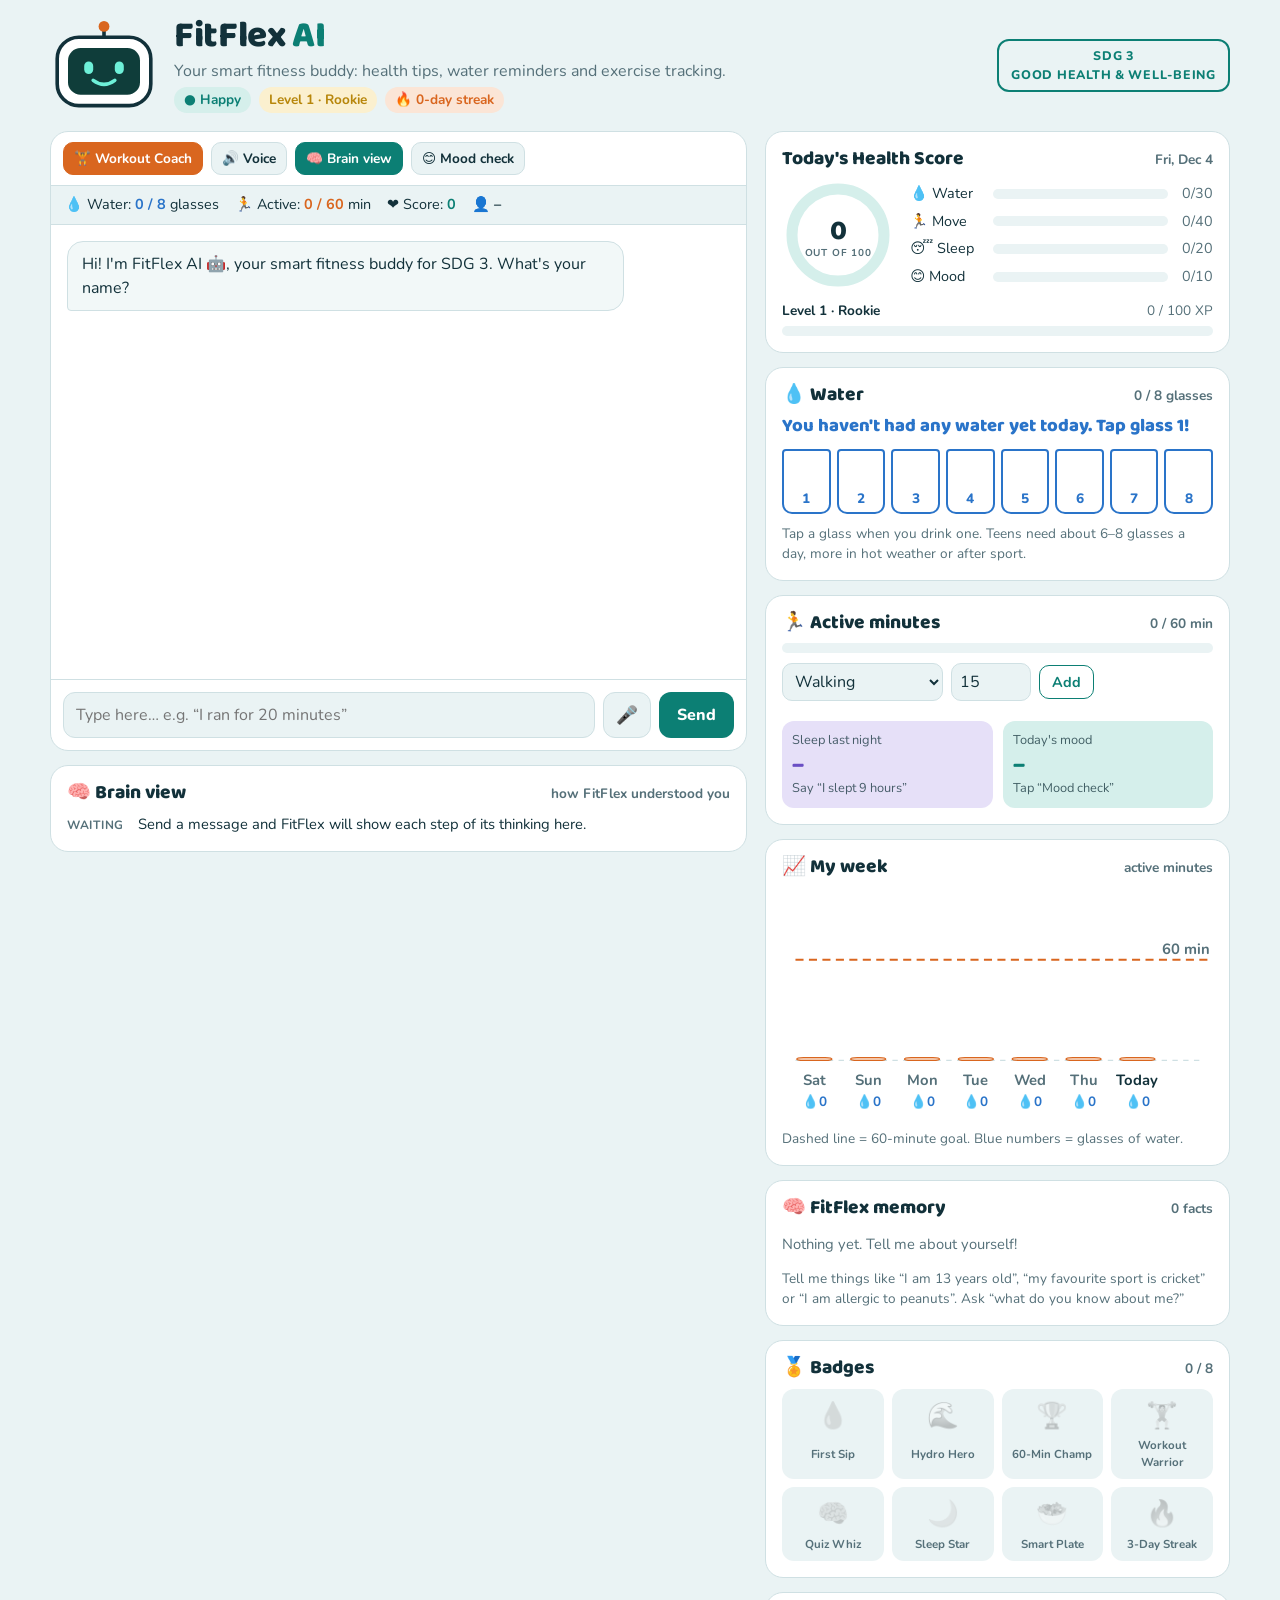
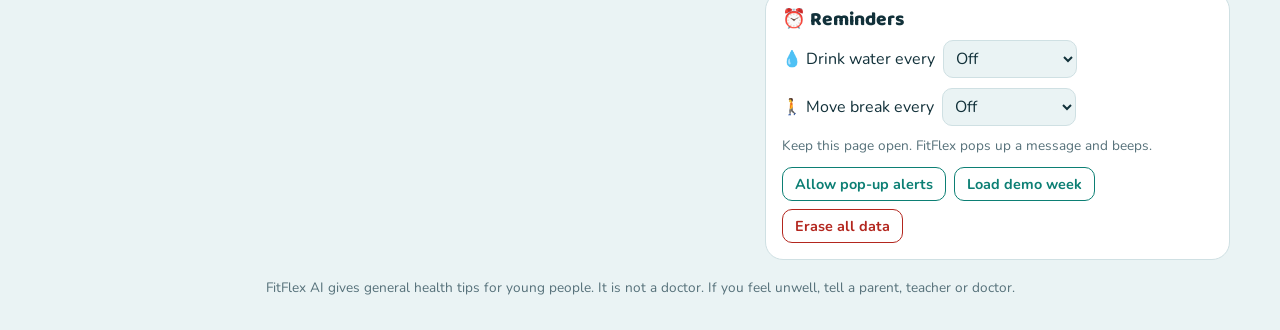
<file: fitflex-ai/index.html>
<!doctype html>
<html lang="en">
<head>
<meta charset="utf-8">
<meta name="viewport" content="width=device-width, initial-scale=1, viewport-fit=cover">
<title>FitFlex AI</title>
<meta name="claude:viewport-fit-sides" content="cover">
<link rel="preconnect" href="https://fonts.googleapis.com">
<link rel="stylesheet" href="https://fonts.googleapis.com/css2?family=Baloo+2:wght@600;800&family=Nunito:wght@400;600;700;800&display=swap">
<style>
/* Layout: robot header, then chat + "brain view" on the left and the health dashboard on the right; stacks on phones. */
:root {
  --bg: #eaf3f4;
  --surface: #ffffff;
  --ink: #12313a;
  --muted: #557079;
  --line: #cfe0e3;
  --teal: #0c7f74;
  --teal-soft: #d5efeb;
  --water: #2a74c9;
  --water-soft: #dbe9f8;
  --move: #d9661f;
  --move-soft: #fbe5d6;
  --sleep: #6a4fc4;
  --sleep-soft: #e6e0f8;
  --gold: #b7860b;
  --gold-soft: #fbf0cf;
  --alert: #b3261e;
  --alert-soft: #fbe2e0;
  --bot-bubble: #f2f8f8;
  --face: #0f3d3a;      /* the robot's screen is dark in both themes, like a real device */
  --eye: #6ef0d8;
  --font-display: "Baloo 2", "Trebuchet MS", system-ui, sans-serif;
  --font-body: "Nunito", "Segoe UI", system-ui, sans-serif;
}
@media (prefers-color-scheme: dark) {
  :root:not([data-theme="light"]) {
    --bg: #0d1c20; --surface: #142a30; --ink: #e3f1f2; --muted: #93b0b6; --line: #24434a;
    --teal: #3cc2b1; --teal-soft: #173f3b; --water: #6aa8ee; --water-soft: #17304b;
    --move: #f2944f; --move-soft: #43281a; --sleep: #a893f0; --sleep-soft: #2b2448;
    --gold: #f0c24e; --gold-soft: #3d3216; --alert: #ff8a80; --alert-soft: #45201d;
    --bot-bubble: #1a3439; --face: #071a19; --eye: #6ef0d8; color-scheme: dark;
  }
}
:root[data-theme="dark"] {
  --bg: #0d1c20; --surface: #142a30; --ink: #e3f1f2; --muted: #93b0b6; --line: #24434a;
  --teal: #3cc2b1; --teal-soft: #173f3b; --water: #6aa8ee; --water-soft: #17304b;
  --move: #f2944f; --move-soft: #43281a; --sleep: #a893f0; --sleep-soft: #2b2448;
  --gold: #f0c24e; --gold-soft: #3d3216; --alert: #ff8a80; --alert-soft: #45201d;
  --bot-bubble: #1a3439; --face: #071a19; --eye: #6ef0d8; color-scheme: dark;
}
* { box-sizing: border-box; }
[hidden] { display: none !important; }
body {
  margin: 0; background: var(--bg); color: var(--ink);
  font: 16px/1.5 var(--font-body);
  padding-block: 18px 32px;
  padding-left: max(16px, env(safe-area-inset-left, 0px));
  padding-right: max(16px, env(safe-area-inset-right, 0px));
}
.wrap { max-width: 1180px; margin: 0 auto; display: grid; gap: 18px; }
button { font-family: var(--font-body); }
:focus-visible { outline: 3px solid var(--water); outline-offset: 2px; }

/* ---------- Header + robot face ---------- */
header { display: flex; align-items: center; gap: 16px; flex-wrap: wrap; }
.robot { width: 108px; height: 90px; flex: none; color: var(--ink); }
.robot .head { fill: var(--surface); stroke: currentColor; stroke-width: 4; }
.robot .screen { fill: var(--face); }
.robot .eyes { transition: transform 0.3s; }
.robot .eye { fill: var(--eye); transform-box: fill-box; transform-origin: center; animation: blink 5s infinite; transition: transform 0.3s; }
.robot #mouth { stroke: var(--eye); stroke-width: 4; stroke-linecap: round; fill: none; transform-box: fill-box; transform-origin: center; }
.robot .brow { stroke: var(--eye); stroke-width: 3; stroke-linecap: round; opacity: 0; transition: opacity 0.3s; }
.robot .cheek { fill: var(--move); opacity: 0; transition: opacity 0.3s; }
.robot .bulb { fill: var(--move); }
.robot.mood-think .eyes { transform: translate(5px, -4px); }
.robot.mood-think .bulb { animation: pulse 0.8s infinite alternate; }
.robot.mood-worried .brow { opacity: 1; }
.robot.mood-party .eye { transform: scaleY(0.35); animation: none; }
.robot.mood-party .cheek { opacity: 0.8; }
.robot.mood-party #mouth { fill: var(--eye); }
.robot.talking #mouth { animation: talk 0.18s infinite alternate; }
@keyframes blink { 0%, 94%, 100% { transform: scaleY(1); } 97% { transform: scaleY(0.1); } }
@keyframes pulse { to { opacity: 0.25; } }
@keyframes talk { to { transform: scaleY(0.4); } }
@media (prefers-reduced-motion: reduce) { .robot *, .robot { animation: none !important; transition: none !important; } }
.title-block { display: grid; gap: 4px; min-width: 0; }
h1 { font: 800 2.3rem/1 var(--font-display); margin: 0; letter-spacing: -0.01em; }
h1 span { color: var(--teal); }
.tagline { margin: 0; color: var(--muted); }
.status { display: flex; gap: 8px; flex-wrap: wrap; font-size: 0.85rem; font-weight: 700; }
.pill { border-radius: 999px; padding: 3px 10px; background: var(--teal-soft); color: var(--teal); }
.pill.gold { background: var(--gold-soft); color: var(--gold); }
.pill.move { background: var(--move-soft); color: var(--move); }
.sdg {
  margin-left: auto; font-size: 0.78rem; font-weight: 800; letter-spacing: 0.06em; text-transform: uppercase;
  color: var(--teal); border: 2px solid var(--teal); border-radius: 12px; padding: 6px 12px; text-align: center;
}

main { display: grid; grid-template-columns: minmax(0, 1.5fr) minmax(0, 1fr); gap: 18px; align-items: start; }
@media (max-width: 860px) { main { grid-template-columns: minmax(0, 1fr); } .sdg { margin-left: 0; } }
.col { display: grid; gap: 14px; min-width: 0; }

/* ---------- Chat ---------- */
.chat {
  background: var(--surface); border: 1px solid var(--line); border-radius: 18px;
  display: flex; flex-direction: column; height: min(620px, 76vh); min-height: 440px; min-width: 0;
}
.toolbar { display: flex; gap: 8px; flex-wrap: wrap; padding: 10px 12px; border-bottom: 1px solid var(--line); }
.tool {
  font: 700 0.85rem var(--font-body); color: var(--ink); background: var(--bg);
  border: 1px solid var(--line); border-radius: 10px; padding: 6px 10px; cursor: pointer;
}
.tool[aria-pressed="true"] { background: var(--teal); color: var(--surface); border-color: var(--teal); }
.tool.coach { background: var(--move); color: var(--surface); border-color: var(--move); }
.messages { flex: 1; overflow-y: auto; padding: 16px; display: flex; flex-direction: column; gap: 10px; }
.msg { max-width: 84%; padding: 10px 14px; border-radius: 16px; white-space: pre-line; overflow-wrap: anywhere; }
.msg.bot { background: var(--bot-bubble); border: 1px solid var(--line); border-bottom-left-radius: 4px; align-self: flex-start; }
.msg.user { background: var(--teal); color: var(--surface); border-bottom-right-radius: 4px; align-self: flex-end; }
.msg.safety { background: var(--alert-soft); border-color: var(--alert); }
.msg.reminder { background: var(--water-soft); border-color: var(--water); }
.msg.win { background: var(--gold-soft); border-color: var(--gold); }
.typing { color: var(--muted); font-style: italic; font-size: 0.9rem; padding-left: 4px; }
.chips { display: flex; flex-wrap: wrap; gap: 8px; padding: 0 16px 10px; }
.chip {
  font: 700 0.88rem var(--font-body); color: var(--teal); background: var(--teal-soft);
  border: 1px solid transparent; border-radius: 999px; padding: 6px 12px; cursor: pointer;
}
.chip:hover { border-color: var(--teal); }
form.composer { display: flex; gap: 8px; padding: 12px; border-top: 1px solid var(--line); }
form.composer input {
  flex: 1; min-width: 0; font: inherit; color: var(--ink); background: var(--bg);
  border: 1px solid var(--line); border-radius: 12px; padding: 10px 12px;
}
.mic { font-size: 1.1rem; background: var(--bg); border: 1px solid var(--line); border-radius: 12px; padding: 0 12px; cursor: pointer; color: var(--ink); }
.mic.listening { background: var(--alert-soft); border-color: var(--alert); }
button.primary {
  font: 800 1rem var(--font-body); color: var(--surface); background: var(--teal);
  border: 0; border-radius: 12px; padding: 10px 18px; cursor: pointer;
}

/* ---------- Brain view ---------- */
.brain dl { display: grid; grid-template-columns: max-content minmax(0, 1fr); gap: 6px 14px; margin: 0; font-size: 0.92rem; }
.brain dt { color: var(--muted); font-weight: 700; font-size: 0.75rem; text-transform: uppercase; letter-spacing: 0.06em; padding-top: 3px; }
.brain dd { margin: 0; overflow-wrap: anywhere; }
.tag { display: inline-block; background: var(--teal-soft); color: var(--teal); border-radius: 6px; padding: 0 6px; margin: 1px 4px 1px 0; font-weight: 700; font-size: 0.85rem; }
.tag.fix { background: var(--gold-soft); color: var(--gold); }
.meter { height: 10px; background: var(--teal-soft); border-radius: 999px; overflow: hidden; margin-top: 6px; }
.meter > div { height: 100%; background: var(--teal); border-radius: 999px; transition: width 0.4s; }

/* ---------- Dashboard cards ---------- */
.card { background: var(--surface); border: 1px solid var(--line); border-radius: 18px; padding: 16px; display: grid; gap: 10px; min-width: 0; }
.card h2 { font: 800 1.2rem/1.1 var(--font-display); margin: 0; display: flex; justify-content: space-between; align-items: baseline; gap: 8px; }
.card h2 small { font: 700 0.85rem var(--font-body); color: var(--muted); font-variant-numeric: tabular-nums; }
.hint { color: var(--muted); font-size: 0.85rem; margin: 0; }
.score-row { display: flex; gap: 16px; align-items: center; }
.ring { width: 112px; height: 112px; flex: none; }
.ring .track { stroke: var(--teal-soft); }
.ring .value { stroke: var(--teal); transition: stroke-dashoffset 0.6s; }
.ring text { fill: var(--ink); font: 800 28px var(--font-display); }
.ring .sub { fill: var(--muted); font: 700 10px var(--font-body); letter-spacing: 0.08em; }
.parts { display: grid; gap: 6px; flex: 1; min-width: 0; font-size: 0.9rem; }
.part { display: grid; grid-template-columns: 5.2em minmax(0, 1fr) 2.6em; gap: 8px; align-items: center; }
.part span:last-child { text-align: right; font-variant-numeric: tabular-nums; color: var(--muted); }
.bar { height: 10px; background: var(--bg); border-radius: 999px; overflow: hidden; }
.bar > div { height: 100%; width: 0; border-radius: 999px; transition: width 0.4s; }
.xp { display: grid; gap: 4px; font-size: 0.85rem; }
.xp .bar > div { background: var(--gold); }
.glasses { display: grid; grid-template-columns: repeat(8, 1fr); gap: 6px; }
.glass {
  aspect-ratio: 3 / 4; max-width: 100%; border: 2px solid var(--water); border-radius: 4px 4px 10px 10px;
  background: transparent; cursor: pointer; padding: 0;
}
.glass.full { background: linear-gradient(to top, var(--water) 75%, var(--water-soft) 75%); }
.row { display: flex; gap: 8px; flex-wrap: wrap; align-items: center; }
select, .row input {
  font: inherit; color: var(--ink); background: var(--bg); border: 1px solid var(--line);
  border-radius: 10px; padding: 6px 8px; min-width: 0;
}
button.ghost {
  font: 700 0.9rem var(--font-body); color: var(--teal); background: transparent;
  border: 1px solid var(--teal); border-radius: 10px; padding: 6px 12px; cursor: pointer;
}
button.ghost.danger { color: var(--alert); border-color: var(--alert); }
.log { list-style: none; margin: 0; padding: 0; display: grid; gap: 2px; font-size: 0.9rem; max-height: 110px; overflow-y: auto; }
.log li { display: flex; justify-content: space-between; gap: 8px; border-bottom: 1px dashed var(--line); padding-block: 3px; }
.log li span:last-child { color: var(--muted); font-variant-numeric: tabular-nums; }
.minis { display: grid; grid-template-columns: 1fr 1fr; gap: 10px; }
.mini { border-radius: 12px; padding: 10px; display: grid; gap: 2px; }
.mini b { font: 800 1.4rem/1.1 var(--font-display); }
.mini.sleep { background: var(--sleep-soft); color: var(--sleep); }
.mini.mood { background: var(--teal-soft); color: var(--teal); }
.mini small { color: var(--ink); opacity: 0.75; font-size: 0.8rem; }
.chart { width: 100%; height: auto; display: block; }
.chart .grid { stroke: var(--line); stroke-dasharray: 4 4; }
.chart .goal { stroke: var(--move); stroke-dasharray: 6 4; stroke-width: 1.5; }
.chart .barm { fill: var(--move); }
.chart .barm.low { fill: var(--move-soft); stroke: var(--move); }
.chart .lbl { fill: var(--muted); font: 700 11px var(--font-body); }
.chart .lbl.today { fill: var(--ink); }
.chart .wtr { fill: var(--water); font: 700 10px var(--font-body); }
.chart .val { fill: var(--ink); font: 700 10px var(--font-body); }
.badges { display: grid; grid-template-columns: repeat(4, minmax(0, 1fr)); gap: 8px; }
.badge { display: grid; justify-items: center; gap: 2px; text-align: center; font-size: 0.72rem; font-weight: 700; padding: 8px 4px; border-radius: 12px; background: var(--bg); color: var(--muted); }
.badge .icon { font-size: 1.6rem; filter: grayscale(1); opacity: 0.35; }
.badge.on { background: var(--gold-soft); color: var(--gold); }
.badge.on .icon { filter: none; opacity: 1; }
footer { color: var(--muted); font-size: 0.85rem; text-align: center; }

/* ---------- Always-visible stats strip, water text, memory ---------- */
.quick { display: flex; flex-wrap: wrap; gap: 6px 16px; padding: 8px 14px; border-bottom: 1px solid var(--line); background: var(--bg); font-size: 0.9rem; }
.quick b { font-variant-numeric: tabular-nums; }
.quick .qw b { color: var(--water); }
.quick .qm b { color: var(--move); }
.quick .qs b { color: var(--teal); }
.water-big { margin: 0; font: 800 1.15rem/1.3 var(--font-display); color: var(--water); }
.glass { font: 800 0.85rem var(--font-body); color: var(--water); display: grid; place-items: end center; padding-bottom: 4px; }
.glass.full { color: var(--surface); }
.memlist { list-style: none; margin: 0; padding: 0; display: grid; gap: 4px; font-size: 0.92rem; }
.memlist li { display: grid; grid-template-columns: minmax(0, 1fr) auto; gap: 8px; align-items: center; border-bottom: 1px dashed var(--line); padding-block: 4px; }
.memlist li span { overflow-wrap: anywhere; }
.memlist li span b { color: var(--muted); font-weight: 700; }
.memlist .empty { color: var(--muted); grid-template-columns: 1fr; border: 0; }
.forget { border: 1px solid var(--line); background: var(--bg); color: var(--muted); border-radius: 8px; padding: 0 8px; cursor: pointer; font-weight: 800; }
.forget:hover { color: var(--alert); border-color: var(--alert); }
.subhead { font: 800 0.95rem var(--font-display); margin: 4px 0 0; color: var(--ink); }

/* ---------- Workout coach ---------- */
.overlay {
  position: fixed; inset: 0; background: rgba(6, 20, 24, 0.6); display: grid; place-items: center; z-index: 20;
  padding: max(16px, env(safe-area-inset-top, 0px)) max(16px, env(safe-area-inset-right, 0px)) max(16px, env(safe-area-inset-bottom, 0px)) max(16px, env(safe-area-inset-left, 0px));
}
.coach-box { background: var(--surface); color: var(--ink); border-radius: 22px; padding: 22px; width: min(460px, 100%); display: grid; gap: 12px; text-align: center; }
.coach-box h2 { font: 800 1.5rem/1.1 var(--font-display); margin: 0; }
.big-emoji { font-size: 4rem; line-height: 1; }
.count { font: 800 4.5rem/1 var(--font-display); color: var(--move); font-variant-numeric: tabular-nums; }
.count.rest { color: var(--water); }
.coach-box .bar > div { background: var(--move); }
.choices { display: grid; grid-template-columns: 1fr 1fr; gap: 10px; }
.choice { border: 2px solid var(--line); background: var(--bg); color: var(--ink); border-radius: 14px; padding: 14px 8px; cursor: pointer; display: grid; gap: 2px; }
.choice b { font: 800 1.1rem var(--font-display); }
.choice:hover { border-color: var(--move); }
.toast {
  position: fixed; left: 50%; transform: translateX(-50%); z-index: 30;
  bottom: calc(20px + env(safe-area-inset-bottom, 0px));
  background: var(--ink); color: var(--bg); font-weight: 800; border-radius: 14px; padding: 10px 18px; max-width: calc(100% - 32px);
}
</style>
</head>
<body>
<div class="wrap">
  <header>
    <svg class="robot" id="robot" viewBox="0 0 120 100" role="img" aria-label="FitFlex robot face">
      <line x1="60" y1="4" x2="60" y2="18" stroke="currentColor" stroke-width="4"/>
      <circle class="bulb" cx="60" cy="6" r="6"/>
      <rect class="head" x="8" y="18" width="104" height="76" rx="24"/>
      <rect class="screen" x="20" y="30" width="80" height="52" rx="14"/>
      <line class="brow" x1="36" y1="40" x2="50" y2="44"/>
      <line class="brow" x1="84" y1="40" x2="70" y2="44"/>
      <g class="eyes">
        <rect class="eye" x="38" y="45" width="10" height="14" rx="5"/>
        <rect class="eye" x="72" y="45" width="10" height="14" rx="5"/>
      </g>
      <circle class="cheek" cx="32" cy="66" r="4"/>
      <circle class="cheek" cx="88" cy="66" r="4"/>
      <path id="mouth" d="M48 66 Q60 75 72 66"/>
    </svg>
    <div class="title-block">
      <h1>FitFlex <span>AI</span></h1>
      <p class="tagline">Your smart fitness buddy: health tips, water reminders and exercise tracking.</p>
      <div class="status">
        <span class="pill" id="moodPill">● Happy</span>
        <span class="pill gold" id="levelPill">Level 1 · Rookie</span>
        <span class="pill move" id="streakPill">🔥 0-day streak</span>
      </div>
    </div>
    <div class="sdg">SDG 3<br>Good Health &amp; Well-being</div>
  </header>

  <main>
    <div class="col">
      <section class="chat" aria-label="Chat with FitFlex">
        <div class="toolbar">
          <button class="tool coach" id="openCoach" type="button">🏋️ Workout Coach</button>
          <button class="tool" id="voiceBtn" type="button" aria-pressed="false">🔊 Voice</button>
          <button class="tool" id="brainBtn" type="button" aria-pressed="true">🧠 Brain view</button>
          <button class="tool" id="moodBtn" type="button">😊 Mood check</button>
        </div>
        <div class="quick" aria-label="Today at a glance">
          <span class="qw">💧 Water: <b id="qWater">0 / 8</b> glasses</span>
          <span class="qm">🏃 Active: <b id="qMove">0 / 60</b> min</span>
          <span class="qs">❤️ Score: <b id="qScore">0</b></span>
          <span>👤 <b id="qName">–</b></span>
        </div>
        <div class="messages" id="messages" aria-live="polite"></div>
        <div class="chips" id="chips"></div>
        <form class="composer" id="composer">
          <input id="userInput" autocomplete="off" placeholder="Type here… e.g. “I ran for 20 minutes”" aria-label="Your message">
          <button class="mic" id="micBtn" type="button" aria-label="Speak your message" hidden>🎤</button>
          <button class="primary" type="submit">Send</button>
        </form>
      </section>

      <section class="card brain" id="brainCard" aria-label="Brain view">
        <h2>🧠 Brain view <small>how FitFlex understood you</small></h2>
        <dl id="brainList">
          <dt>Waiting</dt><dd>Send a message and FitFlex will show each step of its thinking here.</dd>
        </dl>
      </section>
    </div>

    <aside class="col" aria-label="My health dashboard">
      <div class="card">
        <h2>Today's Health Score <small id="dateLabel"></small></h2>
        <div class="score-row">
          <svg class="ring" viewBox="0 0 112 112" aria-label="Health score">
            <circle class="track" cx="56" cy="56" r="46" fill="none" stroke-width="11"/>
            <circle class="value" id="ringValue" cx="56" cy="56" r="46" fill="none" stroke-width="11" stroke-linecap="round"
              stroke-dasharray="289" stroke-dashoffset="289" transform="rotate(-90 56 56)"/>
            <text id="scoreText" x="56" y="60" text-anchor="middle">0</text>
            <text class="sub" x="56" y="77" text-anchor="middle">OUT OF 100</text>
          </svg>
          <div class="parts">
            <div class="part"><span>💧 Water</span><div class="bar"><div id="pWater" style="background: var(--water)"></div></div><span id="sWater">0</span></div>
            <div class="part"><span>🏃 Move</span><div class="bar"><div id="pMove" style="background: var(--move)"></div></div><span id="sMove">0</span></div>
            <div class="part"><span>😴 Sleep</span><div class="bar"><div id="pSleep" style="background: var(--sleep)"></div></div><span id="sSleep">0</span></div>
            <div class="part"><span>😊 Mood</span><div class="bar"><div id="pMood" style="background: var(--teal)"></div></div><span id="sMood">0</span></div>
          </div>
        </div>
        <div class="xp">
          <div class="row" style="justify-content: space-between"><b id="levelName">Level 1 · Rookie</b><span id="xpText" style="color: var(--muted)">0 / 100 XP</span></div>
          <div class="bar"><div id="xpBar"></div></div>
        </div>
      </div>

      <div class="card">
        <h2>💧 Water <small id="waterCount">0 / 8 glasses</small></h2>
        <p class="water-big" id="waterBig">You haven't had any water yet today.</p>
        <div class="glasses" id="glasses"></div>
        <p class="hint">Tap a glass when you drink one. Teens need about 6–8 glasses a day, more in hot weather or after sport.</p>
      </div>

      <div class="card">
        <h2>🏃 Active minutes <small id="moveCount">0 / 60 min</small></h2>
        <div class="bar"><div id="moveBar" style="background: var(--move)"></div></div>
        <div class="row">
          <select id="activity" aria-label="Activity">
            <option>Walking</option><option>Running</option><option>Cycling</option><option>Football</option>
            <option>Cricket</option><option>Skipping</option><option>Dancing</option><option>Badminton</option>
            <option>Swimming</option><option>Yoga / Stretching</option>
          </select>
          <input id="minutes" type="number" min="1" max="180" value="15" style="width: 5em" aria-label="Minutes">
          <button class="ghost" id="addMove" type="button">Add</button>
        </div>
        <ul class="log" id="moveLog"></ul>
        <div class="minis">
          <div class="mini sleep"><small>Sleep last night</small><b id="sleepVal">–</b><small>Say “I slept 9 hours”</small></div>
          <div class="mini mood"><small>Today's mood</small><b id="moodVal">–</b><small>Tap “Mood check”</small></div>
        </div>
      </div>

      <div class="card">
        <h2>📈 My week <small>active minutes</small></h2>
        <svg class="chart" id="chart" viewBox="0 0 320 172" role="img" aria-label="Active minutes for the last 7 days"></svg>
        <p class="hint">Dashed line = 60-minute goal. Blue numbers = glasses of water.</p>
      </div>

      <div class="card">
        <h2>🧠 FitFlex memory <small id="memCount">0 facts</small></h2>
        <ul class="memlist" id="memList"></ul>
        <p class="hint">Tell me things like “I am 13 years old”, “my favourite sport is cricket” or “I am allergic to peanuts”. Ask “what do you know about me?”</p>
        <div id="learnBox" hidden>
          <p class="subhead">📚 Answers you taught me</p>
          <ul class="memlist" id="learnList"></ul>
        </div>
      </div>

      <div class="card">
        <h2>🏅 Badges <small id="badgeCount">0 / 8</small></h2>
        <div class="badges" id="badges"></div>
      </div>

      <div class="card">
        <h2>⏰ Reminders</h2>
        <div class="row"><label for="waterEvery">💧 Drink water every</label>
          <select id="waterEvery"><option value="0">Off</option><option value="1">1 min (demo)</option><option value="20">20 min</option><option value="30">30 min</option><option value="60">60 min</option></select>
        </div>
        <div class="row"><label for="moveEvery">🚶 Move break every</label>
          <select id="moveEvery"><option value="0">Off</option><option value="1">1 min (demo)</option><option value="30">30 min</option><option value="45">45 min</option><option value="60">60 min</option></select>
        </div>
        <p class="hint">Keep this page open. FitFlex pops up a message and beeps.</p>
        <div class="row">
          <button class="ghost" id="notifyBtn" type="button">Allow pop-up alerts</button>
          <button class="ghost" id="demoBtn" type="button">Load demo week</button>
          <button class="ghost danger" id="resetBtn" type="button">Erase all data</button>
        </div>
      </div>
    </aside>
  </main>

  <footer>FitFlex AI gives general health tips for young people. It is not a doctor. If you feel unwell, tell a parent, teacher or doctor.</footer>
</div>

<!-- Workout coach pop-up -->
<div class="overlay" id="coach" hidden>
  <div class="coach-box" role="dialog" aria-modal="true" aria-labelledby="coachTitle">
    <div id="coachStart">
      <h2 id="coachTitle">🏋️ Workout Coach</h2>
      <p class="hint" style="margin: 8px 0 14px">FitFlex will time each move and cheer you on. Make some space around you!</p>
      <div class="choices">
        <button class="choice" type="button" data-routine="quick"><b>⚡ Quick</b><span>1 minute</span></button>
        <button class="choice" type="button" data-routine="full"><b>💪 Full</b><span>5 minutes</span></button>
      </div>
      <p style="margin: 14px 0 0"><button class="ghost" type="button" id="coachCancel">Close</button></p>
    </div>
    <div id="coachRun" hidden style="display: grid; gap: 10px">
      <small class="hint" id="coachStep">Move 1 of 6</small>
      <div class="big-emoji" id="coachEmoji">🤸</div>
      <h2 id="coachName">Jumping jacks</h2>
      <p class="hint" id="coachHow" style="margin: 0"></p>
      <div class="count" id="coachCount">30</div>
      <div class="bar"><div id="coachBar"></div></div>
      <small class="hint" id="coachNext"></small>
      <div class="row" style="justify-content: center">
        <button class="ghost" type="button" id="coachPause">Pause</button>
        <button class="ghost" type="button" id="coachSkip">Skip</button>
        <button class="ghost danger" type="button" id="coachStop">Stop</button>
      </div>
    </div>
  </div>
</div>
<div class="toast" id="toast" hidden></div>

<script>
/* =====================================================================
   FitFlex AI – how the chatbot thinks
   1. INPUT      The student types or speaks a message.
   2. CLEAN      Lowercase it and remove punctuation.
   3. SAFETY     Check for words that mean "get a trusted adult" first.
   4. COMMANDS   Look for actions with numbers: water, exercise, sleep, meals.
   5. TOPICS     Score every topic in BRAIN by matching keywords
                 (also word families like "exercises" and small typos like "excercise").
   6. REPLY      The best topic wins. FitFlex answers, changes its face and earns XP.
   The Brain view shows all of these steps live.
   Students: add new topics to BRAIN to make FitFlex smarter!
   ===================================================================== */

// ---------- 1. Knowledge: topics, keywords (English + Roman Urdu) and answers ----------
const BRAIN = [
  { topic: "Greeting", keywords: ["hi", "hello", "hey", "salam", "assalam", "aoa", "good morning", "good evening"],
    answers: ["{greet}, {name}! 👋 Ready to get healthy today?", "Hi {name}! Shall we do a tip, a workout or a quiz?"] },
  { topic: "How are you", keywords: ["how are you", "how r u", "kaise ho", "kya haal"],
    answers: ["I'm charged to 100%! ⚡ How are you feeling today? Tap “Mood check” to tell me."] },
  { topic: "Water", keywords: ["water", "thirsty", "hydrate", "hydration", "drink", "pani", "paani", "pyaas", "bottle"],
    answers: ["Your body is about 60% water! 💧 Try to drink 6–8 glasses a day.\nSay “I drank a glass” and I'll count it.",
              "Headache or feeling tired? You might need water. Drink a glass now and tell me!"] },
  { topic: "Exercise", keywords: ["exercise", "workout", "fitness", "sport", "active", "muscle", "strong", "kasrat", "warzish", "khel"],
    answers: ["Kids your age need 60 minutes of activity every day. 🏃 Football, cycling, skipping and dancing all count!\nTap “Workout Coach” and I'll train you.",
              "Want a stronger body? Mix it up: running for your heart, push-ups for muscles, stretching to stay flexible. Try the Workout Coach! 💪"] },
  { topic: "Stretch", keywords: ["stretch", "sitting", "posture", "neck", "break", "stiff"],
    answers: ["Desk stretch break! 🧘\n1. Roll your shoulders 5 times.\n2. Reach up high for 10 seconds.\n3. Turn your head slowly left and right.\n4. March on the spot for 30 seconds."] },
  { topic: "Food", keywords: ["food", "eat", "fruit", "vegetable", "lunch", "breakfast", "dinner", "snack", "healthy food", "junk", "khana", "nashta", "phal", "sabzi"],
    answers: ["Make half your plate fruit and vegetables 🥦🍎, a quarter roti or rice, and a quarter protein like daal, eggs, chicken or beans.\nTell me what you ate and I'll check your meal!",
              "Never skip breakfast! It gives your brain energy for school. Try an egg with roti, or oats with banana. 🍳",
              "Swap fizzy drinks for water or lassi, and chips for fruit or roasted chana. 🍌"] },
  { topic: "Sugar", keywords: ["sugar", "sweet", "candy", "chocolate", "soda", "cold drink", "fizzy", "meetha", "mithai"],
    answers: ["Sweets are fine sometimes, but too much sugar harms teeth and gives you an energy crash. 🍬 One can of soda has about 8 teaspoons of sugar!"] },
  { topic: "Sleep", keywords: ["sleep", "tired", "bed", "night", "sleepy", "neend", "sona", "thakan", "thaka"],
    answers: ["At your age you need about {sleepGoal} of sleep. 😴 Put screens away 30 minutes before bed and sleep at the same time every night.\nTell me “I slept 8 hours” to track it."] },
  { topic: "Screens", keywords: ["screen", "phone", "mobile", "video game", "gaming", "tv", "tablet", "youtube"],
    answers: ["Follow the 20-20-20 rule 👀: every 20 minutes, look at something 20 feet away for 20 seconds. Try swapping one hour of screen time for outdoor play!"] },
  { topic: "Hygiene", keywords: ["wash", "hands", "germs", "brush", "teeth", "clean", "bath", "haath", "daant"],
    answers: ["Wash your hands with soap for 20 seconds 🧼 (sing “Happy Birthday” twice), especially before eating. Brush your teeth twice a day!"] },
  { topic: "Stress", keywords: ["stress", "worried", "nervous", "exam", "angry", "calm", "relax", "pareshan", "tension", "darr"],
    answers: ["Try box breathing 🌬️: in for 4, hold for 4, out for 4, hold for 4. Repeat 4 times. Exercise and good sleep also calm your mind.\nIf worries won't go away, talk to someone you trust."] },
  { topic: "Body image", keywords: ["weight", "fat", "skinny", "diet", "thin", "mota", "patla"],
    answers: ["Healthy bodies come in all shapes and sizes, and your body is still growing. 💙 Focus on habits, not the scale: eat a balanced plate, move every day and sleep well. Never start a diet without talking to a parent or doctor."] },
  { topic: "Cheat day", keywords: ["cheat day", "cheat meal", "cheat", "treat day", "junk day", "cheating", "cheatday"],
    answers: ["You don't need a “cheat day”, {name}! 🍕 Food isn't cheating. Use the 80/20 rule: eat healthy about 80% of the time and enjoy a small treat sometimes, like one slice of pizza, not a whole day of junk.\nA full day of junk can give you a stomach ache and low energy. Keep drinking water and moving that day too!",
              "Treats are okay sometimes! 🍫 Better than a whole cheat day: have one small treat after a healthy meal, share it with a friend, then go and play outside. Your body still gets what it needs."] },
  { topic: "Health", keywords: ["health", "stay healthy", "healthy life", "healthy lifestyle", "be healthy", "sehat", "fit and healthy"],
    answers: ["The 5 keys to good health 🗝️:\n1. Drink 6–8 glasses of water\n2. Move 60 minutes a day\n3. Eat a balanced plate\n4. Sleep {sleepGoal}\n5. Take care of your feelings\nI can track all of these for you!"] },
  { topic: "Protein", keywords: ["protein", "build muscle", "muscles grow", "body building", "bodybuilding"],
    answers: ["Protein builds and repairs your muscles 💪. Good sources: daal, eggs, chicken, fish, beans, chana, milk and dahi. Try to have some protein in every meal. Kids don't need protein shakes. Real food is best!"] },
  { topic: "Bones & growing", keywords: ["bones", "calcium", "height", "grow taller", "taller", "tall", "lamba", "haddi", "grow"],
    answers: ["Strong bones need calcium 🥛 (milk, dahi, cheese), vitamin D (morning sunlight ☀️) and jumping activities like skipping and football. Good sleep matters too, because your body grows most while you sleep!"] },
  { topic: "Heart", keywords: ["heart", "heartbeat", "pulse", "cardio", "dil"],
    answers: ["Your heart is a muscle that gets stronger with exercise ❤️. Running, cycling, skipping and swimming are great for it.\nTry this: find the pulse on your wrist, count the beats for 15 seconds, then multiply by 4. That's your heart rate!"] },
  { topic: "Fast food", keywords: ["fast food", "junk food", "burger", "pizza", "fries", "shawarma", "zinger", "nuggets"],
    answers: ["Fast food like burgers, pizza and fries has lots of oil, salt and sugar 🍔. Enjoy it sometimes, not every day.\nHealthier swaps: a homemade chicken roll, grilled tikka with salad, or fruit chaat."] },
  { topic: "Energy drinks", keywords: ["energy drink", "energy drinks", "caffeine", "coffee", "tea", "chai", "red bull", "sting"],
    answers: ["Energy drinks are not for kids ⚡❌. They have lots of caffeine and sugar that can make your heart race and ruin your sleep.\nFor real energy: water, a banana and a good night's sleep. A small cup of chai is okay, but not close to bedtime."] },
  { topic: "Walking & steps", keywords: ["steps", "walking", "10000 steps", "pedometer", "step count"],
    answers: ["Walking is a super exercise! 🚶 Aim for about 10,000 steps or more a day. Easy ways: take the stairs, walk to the shop with a grown-up, walk while you talk on the phone, and walk around during breaks."] },
  { topic: "Warm-up", keywords: ["warm up", "warmup", "cool down", "before running", "before exercise", "before playing"],
    answers: ["Always warm up for 5 minutes before sport 🔥: march on the spot, arm circles and light jogging. After playing, cool down with slow stretches. This keeps your muscles safe and ready."] },
  { topic: "Hot weather", keywords: ["hot", "heat", "summer", "garmi", "sweat", "sweating", "heatstroke", "sunstroke", "loo"],
    answers: ["In hot weather ☀️: drink water before you feel thirsty, wear a cap, play in the morning or evening (not 12–3 pm), and rest in the shade.\nDizzy or a headache in the heat? Tell an adult right away."] },
  { topic: "Fasting (roza)", keywords: ["roza", "ramadan", "ramzan", "fasting", "fast", "sehri", "iftar", "iftari"],
    answers: ["If you keep roza 🌙: at sehri eat slow-energy food like oats, eggs, roti and dahi, and drink 2–3 glasses of water. At iftar start with water and dates, not lots of fried pakoras. Sip water between iftar and sehri, and do light exercise after iftar, not during the fast."] },
  { topic: "Skipping meals", keywords: ["skip breakfast", "skip lunch", "skipping meals", "skip meals", "not hungry", "no time to eat"],
    answers: ["Skipping meals makes you tired, cranky and unable to focus in class 😩. Eat 3 meals and 1–2 healthy snacks. No time for breakfast? Grab a banana and a glass of milk."] },
  { topic: "Motivation", keywords: ["lazy", "motivation", "motivate", "motivated", "bored", "boring", "sust", "don't want to exercise", "dont want to exercise"],
    answers: ["Feeling lazy? 😅 Start tiny: just 2 minutes of jumping jacks. Most times you'll want to keep going! Play with friends, use music you love, and collect badges here. Small steps every day beat one big workout once a week.",
              "Champions aren't born, they're built one day at a time 🏆. Set a mini goal: 10 minutes today. Tap “Workout Coach” and I'll count for you!"] },
  { topic: "Smoking & vaping", keywords: ["smoke", "smoking", "cigarette", "cigarettes", "vape", "vaping", "sheesha", "shisha", "gutka", "naswar", "tobacco"],
    answers: ["Smoking, vaping, sheesha, gutka and naswar harm your lungs, heart and teeth 🚭. They are addictive, so the best choice is to never start. If someone pressures you, say “No thanks, I'm an athlete!” and tell a trusted adult."] },
  { topic: "Sports", keywords: ["cricket", "football", "badminton", "swimming", "cycling", "basketball", "hockey", "sports", "tennis", "volleyball"],
    answers: ["Sports are amazing for your health! 🏏⚽ They build your heart, muscles, teamwork and confidence. 60 minutes of play covers your whole daily activity goal. Tell me “I played football for 30 minutes” to log it."] },
  { topic: "Eyes", keywords: ["eyes", "eyesight", "vision", "aankh", "aankhen"],
    answers: ["Protect your eyes 👀: follow the 20-20-20 rule, keep screens an arm's length away, play outdoors (daylight is good for eyes) and eat carrots and green vegetables."] },
  { topic: "Joke", keywords: ["joke", "jokes", "funny", "make me laugh", "lateefa", "laugh"],
    answers: ["Why did the banana go to the doctor? 🍌 Because it wasn't peeling well! 😂",
              "What do you call a sleeping dinosaur? 🦖 A dino-snore! 😴",
              "Why don't eggs tell jokes? 🥚 They'd crack each other up!",
              "Why did the cricket team bring string? 🏏 To tie the match! 😄",
              "Why did the student eat his homework? 📚 Because the teacher said it was a piece of cake! 🍰"] },
  { topic: "Fun fact", keywords: ["fun fact", "fact", "facts", "did you know", "interesting", "amazing fact"],
    answers: ["🤓 Fun fact: your heart beats about 100,000 times every day!",
              "🤓 Fun fact: your brain is about 75% water, so drinking water helps you think!",
              "🤓 Fun fact: you have more than 600 muscles in your body!",
              "🤓 Fun fact: you blink about 15–20 times a minute. That's over 10,000 blinks a day!",
              "🤓 Fun fact: bone is stronger than steel of the same weight!"] },
  { topic: "About FitFlex", keywords: ["who are you", "what are you", "your name", "what can you do", "help", "features"],
    answers: ["I'm FitFlex AI 🤖, a smart fitness buddy built for SDG 3: Good Health and Well-being.\nI can:\n• give health tips (“tip”)\n• count water (“I drank 2 glasses”)\n• track exercise (“I ran for 20 minutes”)\n• check your meal (“I ate roti and daal”)\n• track sleep and mood\n• coach a workout, quiz you and give badges\n• understand some Roman Urdu (“maine 2 glass pani piya”)\n• remember you (“I am 13 years old”, “what is my name?”)\n• learn new answers you teach me"] },
  { topic: "Thanks", keywords: ["thanks", "thank you", "shukriya", "great", "awesome", "cool", "nice"],
    answers: ["You're welcome, {name}! Keep it up! 🌟", "Anytime! Healthy habits are superpowers. 💪"] },
  { topic: "Goodbye", keywords: ["bye", "goodbye", "see you", "allah hafiz", "khuda hafiz"],
    answers: ["Bye {name}! Remember: drink water and move your body! 👋"] }
];

const TIPS = [
  "Take the stairs instead of the lift. 🪜",
  "Eat a rainbow: fruits and vegetables of 3 different colours today. 🌈",
  "Stand up and move for 2 minutes every half hour.",
  "Fill a water bottle in the morning and finish it before school ends. 💧",
  "Play outside for 30 minutes. Sunlight helps your body make vitamin D. ☀️",
  "Chew slowly. You'll notice when you are full.",
  "Laughing is good for your heart! Tell a friend a joke today. 😄",
  "Carry a fruit in your school bag instead of chips. 🍎",
  "Sit up straight: ears over shoulders, feet flat on the floor.",
  "Make your bed and open the curtains first thing. Morning light helps you wake up."
];

const QUIZ = [
  { q: "How many minutes of activity do kids need each day?", o: ["10 minutes", "60 minutes", "3 hours"], a: "b", why: "60 minutes a day keeps your heart, bones and muscles strong." },
  { q: "Which drink is best when you're thirsty?", o: ["Cold drink", "Energy drink", "Water"], a: "c", why: "Water has no sugar and keeps your body cool." },
  { q: "How long should you wash your hands?", o: ["20 seconds", "2 seconds", "5 minutes"], a: "a", why: "20 seconds with soap removes most germs." },
  { q: "About how many hours should a teenager sleep?", o: ["5 hours", "8–10 hours", "14 hours"], a: "b", why: "8–10 hours helps you grow, learn and stay in a good mood." },
  { q: "What should fill half of your plate?", o: ["Fruit and vegetables", "Rice", "Sweets"], a: "a", why: "Fruit and vegetables give vitamins and fibre." },
  { q: "Which food has the most protein?", o: ["Chips", "Daal", "Biscuits"], a: "b", why: "Daal, eggs, beans and chicken build strong muscles." },
  { q: "The 20-20-20 rule protects your…", o: ["Eyes", "Knees", "Teeth"], a: "a", why: "Looking far away every 20 minutes rests your eyes." },
  { q: "How much of your body is water?", o: ["About 10%", "About 60%", "About 95%"], a: "b", why: "That's why drinking water through the day matters." },
  { q: "Which is a good way to calm exam stress?", o: ["Skip sleep", "Box breathing", "Drink 3 sodas"], a: "b", why: "Slow breathing calms your heart and mind." },
  { q: "How many teaspoons of sugar are in one can of soda?", o: ["About 1", "About 8", "None"], a: "b", why: "That's more sugar than a child should have in a whole day." }
];

// Words that mean the student needs a real adult, not a chatbot (English + Roman Urdu).
const SAFETY_WORDS = ["hurt", "pain ", "painful", "injur", "bleed", "dizzy", "faint", "chest pain", "can't breathe", "cant breathe",
  "sick", "vomit", "fever", "depress", "sad ", "lonely", "bully", "bullied", "kill", "self harm", "starv", "not eating",
  "dard", "chot", "bimar", "bukhar", "udaas", "akela"];

// Meal checker: food words and their food group.
const FOODS = {
  fruitveg: ["apple", "banana", "orange", "mango", "fruit", "salad", "vegetable", "vegetables", "sabzi", "carrot", "cucumber", "spinach", "palak", "guava", "dates", "grapes", "watermelon", "kheera", "tomato"],
  protein: ["egg", "eggs", "anda", "anday", "daal", "dal", "chicken", "fish", "beans", "chana", "chickpeas", "milk", "doodh", "yogurt", "dahi", "lassi", "paneer", "meat", "nuts", "lentils", "peanut", "peanuts", "mungphali", "almonds"],
  grain: ["roti", "chapati", "rice", "chawal", "oats", "bread", "paratha", "naan", "cereal"],
  treat: ["chips", "soda", "cola", "coke", "pepsi", "cold drink", "burger", "pizza", "fries", "samosa", "pakora", "pakoray", "candy", "chocolate", "cake", "biscuit", "biscuits", "ice cream", "noodles", "nimko", "jalebi", "mithai", "donut", "sweets"]
};

const ACTIVITIES = { run: "Running", " ran ": "Running", jog: "Running", daud: "Running", walk: "Walking", chal: "Walking", sair: "Walking",
  cycl: "Cycling", bike: "Cycling", football: "Football", soccer: "Football", cricket: "Cricket", skip: "Skipping", rope: "Skipping",
  danc: "Dancing", badminton: "Badminton", swim: "Swimming", tair: "Swimming", yoga: "Yoga / Stretching", stretch: "Yoga / Stretching",
  basketball: "Basketball", hockey: "Hockey", workout: "Workout", exercis: "Workout", kasrat: "Workout", play: "Playing", khel: "Playing" };

const BADGES = [
  { id: "sip", icon: "💧", name: "First Sip", how: "Log your first glass" },
  { id: "hydro", icon: "🌊", name: "Hydro Hero", how: "8 glasses in a day" },
  { id: "champ", icon: "🏆", name: "60-Min Champ", how: "60 active minutes in a day" },
  { id: "coach", icon: "🏋️", name: "Workout Warrior", how: "Finish a coach workout" },
  { id: "quiz", icon: "🧠", name: "Quiz Whiz", how: "5 correct quiz answers" },
  { id: "sleep", icon: "🌙", name: "Sleep Star", how: "Sleep 8+ hours" },
  { id: "chef", icon: "🥗", name: "Smart Plate", how: "Get a 5-star meal" },
  { id: "streak", icon: "🔥", name: "3-Day Streak", how: "Be active 3 days in a row" }
];
const LEVELS = ["Rookie", "Mover", "Athlete", "Champion", "Legend", "Superhero"];

const ROUTINES = {
  quick: [
    { name: "Jumping jacks", emoji: "🤸", secs: 20, how: "Jump, open your arms and legs, then close." },
    { name: "Rest", emoji: "😮‍💨", secs: 5, rest: true, how: "Breathe in through your nose." },
    { name: "High knees", emoji: "🏃", secs: 20, how: "Run on the spot, knees up high!" },
    { name: "Rest", emoji: "😮‍💨", secs: 5, rest: true, how: "Shake out your arms." },
    { name: "Big stretch", emoji: "🙆", secs: 10, how: "Reach to the sky, then touch your toes." }
  ],
  full: [
    { name: "Warm-up march", emoji: "🚶", secs: 30, how: "March on the spot and swing your arms." },
    { name: "Jumping jacks", emoji: "🤸", secs: 30, how: "Jump, open your arms and legs, then close." },
    { name: "Rest", emoji: "😮‍💨", secs: 10, rest: true, how: "Breathe slowly. Sip water." },
    { name: "Squats", emoji: "🦵", secs: 30, how: "Feet apart, sit back like on a chair, stand up." },
    { name: "Rest", emoji: "😮‍💨", secs: 10, rest: true, how: "Shake out your legs." },
    { name: "High knees", emoji: "🏃", secs: 30, how: "Run on the spot, knees up high!" },
    { name: "Rest", emoji: "😮‍💨", secs: 10, rest: true, how: "Breathe in for 4, out for 4." },
    { name: "Wall push-ups", emoji: "💪", secs: 30, how: "Hands on a wall, bend your arms, push back." },
    { name: "Rest", emoji: "😮‍💨", secs: 10, rest: true, how: "Roll your shoulders." },
    { name: "Plank", emoji: "🧱", secs: 20, how: "On your forearms, body straight like a plank." },
    { name: "Star jumps", emoji: "⭐", secs: 30, how: "Jump and spread out like a star!" },
    { name: "Cool-down stretch", emoji: "🧘", secs: 40, how: "Stretch your arms, legs and back slowly." }
  ]
};

// ---------- 2. Memory: saved in this browser only ----------
const KEY = "fitflex-v2";
const dayKey = (d = new Date()) => d.getFullYear() + "-" + String(d.getMonth() + 1).padStart(2, "0") + "-" + String(d.getDate()).padStart(2, "0");
const EMPTY_DAY = () => ({ water: 0, moves: [], sleep: null, mood: null });
let data = { profile: { name: "", xp: 0, badges: [], quizRight: 0, voice: false }, days: {} };
try { const saved = JSON.parse(localStorage.getItem(KEY) || "null"); if (saved && saved.profile) data = saved; } catch (e) {}
const save = () => { try { localStorage.setItem(KEY, JSON.stringify(data)); } catch (e) {} };
const today = () => (data.days[dayKey()] = data.days[dayKey()] || EMPTY_DAY());
const P = data.profile;
// Long-term memory about the student, answers users taught FitFlex, and the saved chat.
P.memory = P.memory || { age: null, grade: null, favs: {}, allergy: "", goal: "", city: "", notes: [] };
P.memory.favs = P.memory.favs || {}; P.memory.notes = P.memory.notes || [];
data.learned = data.learned || [];
data.chat = data.chat || [];

// ---------- 3. Small helpers ----------
const $ = (id) => document.getElementById(id);
const pick = (arr) => arr[Math.floor(Math.random() * arr.length)];
const clean = (t) => " " + t.toLowerCase().replace(/[^a-z0-9' ]+/g, " ").replace(/\s+/g, " ").trim() + " ";
const minutesToday = (d = today()) => d.moves.reduce((s, m) => s + m.minutes, 0);
const NUMBER_WORDS = { one: 1, two: 2, three: 3, four: 4, five: 5, six: 6, seven: 7, eight: 8, nine: 9, ten: 10, eleven: 11, twelve: 12,
  fifteen: 15, twenty: 20, thirty: 30, forty: 40, fifty: 50, sixty: 60, ek: 1, teen: 3, char: 4, paanch: 5, das: 10, bees: 20 };
function firstNumber(text) {
  const m = text.match(/\b(\d{1,3})\b/);
  if (m) return +m[1];
  for (const w of text.trim().split(" ")) if (NUMBER_WORDS[w]) return NUMBER_WORDS[w];
  return null;
}
function minutesFrom(text) {
  if (/\bhalf (an )?hour\b|\badha ghanta\b/.test(text)) return 30;
  if (/\b(an|one|ek) (hour|ghanta)\b/.test(text)) return 60;
  const n = firstNumber(text);
  if (n == null) return null;
  return /\b(hours?|hrs?|ghante|ghanta)\b/.test(text) && n <= 4 ? n * 60 : n;
}
// Edit distance: how many letters must change to turn one word into another (used to fix typos).
function editDistance(a, b) {
  const dp = Array.from({ length: a.length + 1 }, (_, i) => [i]);
  for (let j = 1; j <= b.length; j++) dp[0][j] = j;
  for (let i = 1; i <= a.length; i++)
    for (let j = 1; j <= b.length; j++)
      dp[i][j] = Math.min(dp[i - 1][j] + 1, dp[i][j - 1] + 1, dp[i - 1][j - 1] + (a[i - 1] === b[j - 1] ? 0 : 1));
  return dp[a.length][b.length];
}

// ---------- 4. Robot face, voice and sounds ----------
const robot = $("robot");
const MOUTHS = { happy: "M48 66 Q60 75 72 66", think: "M51 69 L69 69", worried: "M49 71 Q60 64 71 71", party: "M46 63 Q60 82 74 63 Z" };
const MOOD_LABELS = { happy: "● Happy", think: "● Thinking…", worried: "● Concerned", party: "● Celebrating!" };
function setMood(m) {
  robot.classList.remove("mood-happy", "mood-think", "mood-worried", "mood-party");
  robot.classList.add("mood-" + m);
  $("mouth").setAttribute("d", MOUTHS[m]);
  $("moodPill").textContent = MOOD_LABELS[m];
}
function speak(text) {
  if (!P.voice || !("speechSynthesis" in window)) return;
  try {
    speechSynthesis.cancel();
    const u = new SpeechSynthesisUtterance(text.replace(/[\u{1F000}-\u{1FFFF}\u{2600}-\u{27BF}\u{FE0F}\u{200D}•]/gu, ""));
    u.rate = 1.05; u.pitch = 1.3;
    u.onstart = () => robot.classList.add("talking");
    u.onend = u.onerror = () => robot.classList.remove("talking");
    speechSynthesis.speak(u);
  } catch (e) {}
}
let audio = null;
function beep(freq = 880, len = 0.18) {
  try {
    audio = audio || new (window.AudioContext || window.webkitAudioContext)();
    const osc = audio.createOscillator(), gain = audio.createGain();
    osc.frequency.value = freq; gain.gain.value = 0.15;
    osc.connect(gain); gain.connect(audio.destination);
    osc.start(); osc.stop(audio.currentTime + len);
  } catch (e) {}
}
let toastTimer;
function toast(text) {
  const t = $("toast"); t.textContent = text; t.hidden = false;
  clearTimeout(toastTimer); toastTimer = setTimeout(() => (t.hidden = true), 3200);
}

// ---------- 5. Chat ----------
const box = $("messages");
let waitingFor = null, pendingActivity = "", quizItem = null;

function addMessage(text, who, cls, restoring) {
  const div = document.createElement("div");
  div.className = "msg " + who + (cls ? " " + cls : "");
  div.textContent = text;
  box.appendChild(div);
  box.scrollTop = box.scrollHeight;
  if (!restoring) { data.chat = data.chat.concat({ t: text, w: who, c: cls || "" }).slice(-80); save(); }  // conversation memory
}
function botSay(text, opts = {}) {
  const hour = new Date().getHours();
  text = text.replaceAll("{name}", P.name || "friend")
    .replaceAll("{greet}", hour < 12 ? "Good morning" : hour < 17 ? "Good afternoon" : "Good evening")
    .replaceAll("{sleepGoal}", P.memory.age && P.memory.age <= 12 ? "9–12 hours" : "8–10 hours");
  setMood("think");
  const typing = document.createElement("div");
  typing.className = "typing"; typing.textContent = "FitFlex is thinking…";
  box.appendChild(typing); box.scrollTop = box.scrollHeight;
  setTimeout(() => {
    typing.remove();
    addMessage(text, "bot", opts.cls);
    setMood(opts.mood || "happy");
    speak(text);
  }, opts.fast ? 150 : 550);
}
function setChips(list) {
  const c = $("chips"); c.innerHTML = "";
  list.forEach((label) => {
    const b = document.createElement("button");
    b.type = "button"; b.className = "chip"; b.textContent = label;
    b.onclick = () => handleUser(label);
    c.appendChild(b);
  });
}
const DEFAULT_CHIPS = ["💡 Tip", "💧 I drank a glass", "🍽️ I ate roti and daal", "❓ Quiz", "📊 Progress"];

// ---------- 6. Brain view: show the thinking steps ----------
function showThinking(t) {
  const rows = [
    ["You said", document.createTextNode("“" + t.said + "”")],
    ["Cleaned words", tags(t.words)],
    ["Understood as", strong(t.intent)],
    ["Clues found", t.clues.length ? tags(t.clues) : document.createTextNode("none")],
    ["Confidence", confidence(t.confidence)],
    ["Action", document.createTextNode(t.action)]
  ];
  const dl = $("brainList"); dl.innerHTML = "";
  rows.forEach(([k, v]) => { const dt = document.createElement("dt"); dt.textContent = k; const dd = document.createElement("dd"); dd.appendChild(v); dl.append(dt, dd); });
}
function tags(list) {
  const f = document.createDocumentFragment();
  list.forEach((w) => { const s = document.createElement("span"); s.className = "tag" + (String(w).includes("→") ? " fix" : ""); s.textContent = w; f.appendChild(s); });
  return f;
}
function strong(text) { const b = document.createElement("b"); b.textContent = text; return b; }
function confidence(pct) {
  const d = document.createElement("div");
  d.innerHTML = "<span></span><div class=\"meter\"><div></div></div>";
  d.firstChild.textContent = pct + "%";
  d.lastChild.firstChild.style.width = pct + "%";
  return d;
}

// ---------- 7. Understanding a message ----------
// Small words that carry no topic meaning.
const STOP = new Set("i me my a an the is are am was were be to of for and or in on at it do does did you your what how can could should would will with about tell please that this so very much many some any kya hai ka ki ke ko mein main mujhe".split(" "));
// Real words that must never be "typo-fixed" into another word (e.g. health → healthy).
const COMMON = new Set("health healthy cheat there their where other about should would could think thing things today really people every after before always never maybe start little better water later".split(" "));
let VOCAB = null;
const vocab = () => VOCAB || (VOCAB = new Set(BRAIN.flatMap((t) => t.keywords.flatMap((k) => k.split(" ")))));
function matchKeyword(k, text, words) {
  if (k.includes(" ")) return text.includes(" " + k + " ") ? { clue: k, weight: 2 } : null;      // phrases are strong clues
  for (const w of words) {
    if (STOP.has(w)) continue;
    if (w === k) return { clue: k, weight: 1 };
    if (k.length >= 4 && w.startsWith(k) && w.length - k.length <= 3) return { clue: w, weight: 0.9 };   // word family: exercises → exercise
    if (k.length >= 5 && w.length >= 4 && !vocab().has(w) && !COMMON.has(w) && editDistance(w, k) === 1)
      return { clue: w + " → " + k, weight: 0.6 };                                                       // typo fix
  }
  return null;
}
function scoreTopics(text, words) {
  return BRAIN.map((item) => {
    const hits = item.keywords.map((k) => matchKeyword(k, text, words)).filter(Boolean);
    return { item, hits, score: hits.reduce((s, h) => s + h.weight, 0) };
  }).sort((a, b) => b.score - a.score);
}
function findFoods(text) {
  const found = [];
  for (const group in FOODS) FOODS[group].forEach((f) => { if (text.includes(" " + f + " ")) found.push({ f, group }); });
  return found;
}
function findActivity(text) {
  for (const key in ACTIVITIES) if (text.includes(key)) return { key: key.trim(), name: ACTIVITIES[key] };
  return null;
}

function reply(raw) {
  const text = clean(raw);
  const words = text.trim().split(" ").filter(Boolean);
  const think = (intent, clues, action, conf = 100) => showThinking({ said: raw, words, intent, clues, action, confidence: conf });

  // Teaching: the student is giving FitFlex a new answer.
  if (waitingFor === "teach") { waitingFor = null; saveLearned(lastUnknown, raw.trim()); return; }
  const teachMatch = raw.match(/^\s*teach\s*:\s*(.+)$/i);
  if (teachMatch) { saveLearned(lastUnknown, teachMatch[1].trim()); return; }
  if (/^ teach me $|^ teach $/.test(text)) {
    if (lastUnknown) { waitingFor = "teach"; think("Teach mode", [lastUnknown], "Wait for the new answer"); botSay("Great! ✍️ What should I answer when someone asks “" + lastUnknown + "”? Type the answer."); setChips([]); }
    else { think("Teach mode", [], "Nothing to learn yet"); botSay("First ask me something I don't know. Then tap “Teach me” and give me the answer. 📚"); }
    return;
  }

  // a) Safety first.
  const danger = SAFETY_WORDS.filter((w) => text.includes(" " + w));
  if (danger.length) {
    think("⚠️ Safety alert", danger.map((d) => d.trim()), "Tell the student to get help from a trusted adult. No medical advice.");
    botSay("That sounds important, {name}. 💙 I'm only a robot, so please talk to a parent, teacher or school nurse about this today. If someone is in danger, get an adult right away.", { cls: "safety", mood: "worried" });
    return;
  }

  // b) Answers to a question FitFlex asked.
  if (waitingFor === "name") {
    if (/^ (hi|hello|hey|salam|assalam|aoa|assalam o alaikum) $/.test(text)) { think("Greeting", [text.trim()], "Still need a name, ask again"); botSay("Hello! 👋 What's your name?"); return; }
    const name = raw.replace(/\b(my name is|call me|i am|i'm|mera naam|hai)\b/gi, "").replace(/[^\p{L} ]/gu, "").trim().split(/\s+/)[0] || "friend";
    P.name = name.charAt(0).toUpperCase() + name.slice(1); save(); waitingFor = null;
    const extra = learnFacts(text);
    think("Name", [P.name].concat(extra), "Remember the name in memory");
    botSay("Nice to meet you, {name}! 🤖 I'm your fitness buddy. I can give tips, count water, track exercise, sleep and meals, coach workouts and quiz you. What first?", { mood: "party" });
    setChips(DEFAULT_CHIPS);
    return;
  }
  if (waitingFor === "minutes" && firstNumber(text) != null) { waitingFor = null; think("Exercise minutes", [String(minutesFrom(text))], "Log " + pendingActivity); logMove(pendingActivity, minutesFrom(text)); return; }
  if (waitingFor === "mood") { waitingFor = null; if (setTodayMood(text, raw)) return; }
  if (quizItem && /^ [abc] $/.test(text)) { checkQuiz(text.trim()); return; }

  // c) MEMORY: answer questions about the student, forget things, or learn new facts.
  const recall = recallMemory(text);
  if (recall) { think("Memory question", [recall.clue], "Look it up in FitFlex's memory"); botSay(recall.answer, { mood: recall.mood || "happy" }); return; }
  const forgot = forgetMemory(text);
  if (forgot) { think("Forget", [forgot], "Delete it from memory"); botSay("🗑️ Done. I forgot your " + forgot + "."); return; }
  if (/my name is|call me|mera naam/.test(text) && !/\b(what|whats|what's|kya)\b/.test(text)) { waitingFor = "name"; reply(raw); return; }
  const facts = learnFacts(text);
  if (facts.length) {
    think("Remember facts", facts, "Save to long-term memory, +5 XP");
    addXP(5); save(); renderAll();
    botSay("🧠 Got it, {name}! I'll remember: " + facts.join(", ") + ".\nAsk me “what do you know about me?” anytime.", { mood: "party" });
    return;
  }
  // Follow-up questions use the conversation memory (the last topic).
  if (lastTopic && /^ (tell me more|more|why|explain|explain more|and|really|aur batao|or batao|more please|what else|go on|another|another one|one more) $/.test(text)) {
    think("Follow-up", [text.trim(), "last topic: " + lastTopic.topic], "Continue the last topic");
    if (lastTopic.answers.length > 1) answerTopic(lastTopic); else botSay("💡 Here's one more tip: " + pick(TIPS));
    return;
  }

  // d) Actions with numbers.

  const isQuestion = /\b(how|should|what|why|much|many|need|kitna|kitne|kya)\b/.test(text);
  if (!isQuestion && /\b(drank|had|finished|piya|pi|pee|piye)\b/.test(text) && /\b(water|glass|glasses|bottle|bottles|pani|paani|cup|cups|glas)\b/.test(text)) {
    const n = firstNumber(text), bottle = /\bbottles?\b/.test(text);
    const glasses = Math.min(8, (n || 1) * (bottle ? 2 : 1));   // 1 bottle = about 2 glasses
    think("Log water", ["drank", glasses + " glass" + (glasses > 1 ? "es" : "")], "Add " + glasses + " to the water counter, +" + glasses * 5 + " XP");
    addWater(glasses);
    const w = today().water;
    botSay(w >= 8 ? "🎉 " + w + " glasses! You're super hydrated, {name}!" : "Great! 💧 You've had " + w + " of 8 glasses today (" + w * 250 + " ml). " + (8 - w) + " to go!", { mood: w >= 8 ? "party" : "happy" });
    return;
  }

  if (!isQuestion && /\b(slept|sleep|soya|soyi|soye)\b/.test(text) && /\b(hours?|hrs?|ghante|ghanta)\b/.test(text) && firstNumber(text) != null) {
    const h = Math.min(firstNumber(text), 16);
    today().sleep = h; addXP(5); save(); renderAll();
    think("Log sleep", [h + " hours"], "Save sleep, update Health Score");
    const msg = h >= 8 && h <= 10 ? "🌙 " + h + " hours: perfect! Your brain and body got time to recharge." :
      h < 8 ? "😴 " + h + " hours is a bit short. Teens need 8–10. Try going to bed 30 minutes earlier tonight." :
      "🛌 " + h + " hours is a lot! If you still feel tired, tell a parent.";
    botSay(msg, { mood: h >= 8 && h <= 10 ? "party" : "happy" });
    checkBadges();
    return;
  }

  const act = findActivity(text);
  const didIt = /\b(did|went|played|done|finished|ran|walked|cycled|swam|danced|skipped|jogged|practi[cs]ed|min|mins|minutes|minute|hour|hours|kiya|ki|khela|khele|ghanta|ghante)\b/;
  if (act && didIt.test(text) && !/\b(give|show|suggest|what|how|should|can|start|coach)\b/.test(text)) {
    const mins = minutesFrom(text);
    if (mins) { think("Log exercise", [act.key, mins + " min"], "Add " + mins + " min of " + act.name); logMove(act.name, mins); }
    else { think("Log exercise", [act.key, "no minutes"], "Ask how many minutes"); waitingFor = "minutes"; pendingActivity = act.name; botSay("Awesome! How many minutes of " + act.name.toLowerCase() + " did you do?"); setChips(["10", "20", "30", "45"]); }
    return;
  }

  const foods = findFoods(text);
  if (foods.length && /\b(ate|eaten|had|eat|khaya|khayi|khaye|lunch|breakfast|dinner|nashta|meal)\b/.test(text) && !/\b(should|what|can|is|are)\b/.test(text)) {
    mealCheck(foods); return;
  }

  // d) Commands.
  const cmd = (re, intent, fn) => { const m = text.match(re); if (m) { fn(m[0].trim(), intent); return true; } return false; };
  if (cmd(/\b(remind|reminder)\b/, "Set reminder", (c, i) => {
    const mins = firstNumber(text) || 30, kind = /\b(move|walk|stand|break)\b/.test(text) ? "move" : "water";
    think(i, [c, kind, mins + " min"], "Start a " + kind + " timer");
    setReminder(kind, mins);
    const sel = $(kind === "move" ? "moveEvery" : "waterEvery");
    if ([...sel.options].some((o) => +o.value === mins)) sel.value = String(mins);
    botSay("⏰ Done! I'll remind you to " + (kind === "move" ? "get up and move" : "drink water") + " every " + mins + " minute" + (mins === 1 ? "" : "s") + ".");
  })) return;
  if (cmd(/\b(workout|coach|train me|exercise with me)\b/, "Workout coach", (c, i) => {
    if (/\b(start|coach|give|lets|let's|train|with me|begin|do)\b/.test(text)) { think(i, [c], "Open the Workout Coach"); botSay("Let's go! 🏋️ Pick Quick or Full.", { fast: true }); openCoach(); }
    else { const s = scoreTopics(text, words); think("Exercise", [c], "Answer from knowledge"); botSay(pick(s[0].item.answers)); }
  })) return;
  if (cmd(/\b(tip|advice|idea)\b/, "Health tip", (c, i) => { think(i, [c], "Pick a random tip, +2 XP"); addXP(2); botSay("💡 Tip: " + pick(TIPS)); })) return;
  if (cmd(/\b(quiz|test me|question)\b/, "Quiz", (c, i) => { think(i, [c], "Ask a random quiz question"); askQuiz(); })) return;
  if (cmd(/\b(progress|score|stats|report|how am i doing)\b/, "Progress report", (c, i) => { think(i, [c], "Read today's data"); botSay(progressReport()); })) return;
  if (cmd(/\b(badges?|level|xp|points|achievements?)\b/, "Badges", (c, i) => { think(i, [c], "Show level and badges"); botSay(badgeReport()); })) return;
  if (cmd(/\b(mood|feeling|feel)\b/, "Mood check", (c, i) => {
    if (setTodayMood(text)) return;                       // "I feel great" → save the mood directly
    const top = scoreTopics(text, words)[0];
    if (top.score >= 0.9) { think(top.item.topic, top.hits.map((h) => h.clue), "Reply from the " + top.item.topic + " topic"); answerTopic(top.item); return; }
    think(i, [c], "Ask how the student feels"); askMood();
  })) return;

  // e) Answers that users taught FitFlex.
  const taught = findLearned(words);
  if (taught) { think("Learned answer", taught.words, "Use an answer a user taught me", 90); botSay("📚 " + taught.a + "\n(I learned this from a user.)"); return; }

  // f) Topic matching: the topic with the highest score wins.
  const ranked = scoreTopics(text, words);
  const best = ranked[0], second = ranked[1];
  const conf = Math.round((100 * best.score) / (best.score + second.score + 0.5));
  if (best.score >= 0.6 && best.score > second.score) {   // a clear winner (typos allowed)
    think(best.item.topic, best.hits.map((h) => h.clue), "Reply from the " + best.item.topic + " topic" + (second.score ? " (beat " + second.item.topic + ")" : ""), conf);
    answerTopic(best.item);
    return;
  }
  if (best.score > 0) {   // two topics tie: ask instead of guessing wrong
    const label = (t) => "Tell me about " + (t.keywords.find((k) => !k.includes(" ")) || t.keywords[0]);
    think("Not sure", best.hits.map((h) => h.clue), "Ask: did you mean " + best.item.topic + "?", conf);
    lastUnknown = raw.trim();
    botSay("I'm not sure I understood. 🤔 Did you mean " + best.item.topic.toLowerCase() + "?", { mood: "think" });
    setChips([label(best.item)].concat(second.score ? [label(second.item)] : [], ["✍️ Teach me"]));
    return;
  }

  // g) Nothing matched: offer to learn.
  lastUnknown = raw.trim();
  think("Unknown", [], "Offer to learn a new answer", 0);
  botSay("I don't know that one yet, {name}. 🤔 You can teach me! Tap “Teach me” and type the answer, or ask me about water, exercise, food, sleep or stress.", { mood: "worried" });
  setChips(["✍️ Teach me", "💡 Tip", "😂 Tell me a joke", "❓ Quiz"]);
}

// ---------- 7b. Memory: facts about the student ----------
let lastTopic = null, lastAnswer = "", lastUnknown = "";
function answerTopic(item) {
  const options = item.answers.filter((a) => a !== lastAnswer);
  let ans = pick(options.length ? options : item.answers);
  lastTopic = item; lastAnswer = ans;
  const M = P.memory;   // personalise the answer with what FitFlex remembers
  if (["Exercise", "Sports", "Motivation"].includes(item.topic) && M.favs.sport) ans += "\n⭐ You told me you love " + M.favs.sport + ". 30 minutes of it counts toward your goal!";
  if (["Food", "Cheat day", "Fast food", "Protein"].includes(item.topic) && M.allergy) ans += "\n⚠️ Remember, you're allergic to " + M.allergy + ".";
  if (item.topic === "Food" && M.favs.fruit) ans += "\n🍎 Your favourite fruit, " + M.favs.fruit + ", makes a great snack!";
  if (item.topic === "Motivation" && M.goal) ans += "\n🎯 Remember your goal: " + M.goal + "!";
  botSay(ans);
  setChips(["➕ Tell me more", "💡 Tip", "❓ Quiz", "📊 Progress"]);
}

function learnFacts(text) {
  const M = P.memory, got = [], t = text.trim();
  if (/\b(what|how|which|where|who|why|kya|kitna)\b/.test(t)) return got;   // questions are not facts
  let m;
  if ((m = t.match(/\b(?:i am|i'm|im|my age is|meri umar)\s+(\d{1,2})\b/)) && +m[1] >= 5 && +m[1] <= 19) { M.age = +m[1]; got.push("age " + m[1]); }
  if ((m = t.match(/\b(?:i am|i'm|im|i study|i read|i go to)\s+in\s+(?:grade|class)\s+(\d{1,2})\b/)) || (m = t.match(/\bmy (?:grade|class) is\s+(\d{1,2})\b/))) { M.grade = m[1]; got.push("grade " + m[1]); }
  if ((m = t.match(/\bmy (?:favourite|favorite|fav|favourit) (sport|game|food|fruit|exercise|colou?r|drink|subject|vegetable|snack|activity|player|team|dish) is ([a-z0-9' ]{2,40})$/))) {
    const cat = m[1].replace("color", "colour"); M.favs[cat] = m[2].trim(); got.push("favourite " + cat + ": " + m[2].trim());
  }
  if ((m = t.match(/\bi (?:really )?(?:like|love|enjoy) (?:playing |to play |doing |going )?([a-z]+)/)) && findActivity(" " + m[1] + " ") && !M.favs.sport) {
    M.favs.sport = m[1]; got.push("you love " + m[1]);
  }
  if ((m = t.match(/\b(?:i am|i'm|im) allergic to ([a-z ]{2,30})$/))) { M.allergy = m[1].trim(); got.push("allergic to " + M.allergy); }
  if ((m = t.match(/\bmy goal is (?:to )?([a-z0-9' ]{3,60})$/))) { M.goal = m[1].trim(); got.push("goal: " + M.goal); }
  if ((m = t.match(/\bi live in ([a-z ]{2,30})$/)) || (m = t.match(/\bi am from ([a-z ]{2,30})$/))) { M.city = m[1].trim(); got.push("you live in " + M.city); }
  if ((m = t.match(/^remember (?:that )?(.{3,80})$/))) { M.notes.push(m[1].trim()); M.notes = M.notes.slice(-10); got.push("“" + m[1].trim() + "”"); }
  return got;
}

function recallMemory(text) {
  const M = P.memory, d = today(), has = (re) => re.test(text);
  const notQ = /\b(should|need|best|good)\b/.test(text);
  if (has(/\b(what's|whats|what is|tell me|do you know|do you remember|say|remember) my name\b|\bwho am i\b|\bmera naam kya\b|\bmy name kya\b|\bknow my name\b/)) {
    if (P.name) return { clue: "name", answer: "Your name is " + P.name + "! 😊 I always remember my friends.", mood: "party" };
    waitingFor = "name"; return { clue: "name (not saved)", answer: "You haven't told me your name yet. What is it?" };
  }
  if (has(/\bhow old am i\b|\b(what's|whats|what is) my age\b|\bmeri umar kya\b|\bmy age\b.*\?/)) return { clue: "age", answer: M.age ? "You are " + M.age + " years old. 🎂" : "I don't know your age yet. Tell me: “I am 13 years old”." };
  if (has(/\b(what|which) (grade|class) (am i|do i)\b|\b(what's|whats|what is) my (grade|class)\b/)) return { clue: "grade", answer: M.grade ? "You're in grade " + M.grade + ". 🏫" : "Tell me your grade, like “I am in grade 7”." };
  let m = text.match(/\b(?:what's|whats|what is|which is|do you know|do you remember|tell me) my (?:favourite|favorite|fav) ([a-z]+)/);
  if (m) { const cat = m[1].replace("color", "colour"); return { clue: "favourite " + cat, answer: M.favs[cat] ? "Your favourite " + cat + " is " + M.favs[cat] + "! ⭐" : "You haven't told me your favourite " + cat + " yet. Say “my favourite " + cat + " is …”." }; }
  if (has(/\bwhat am i allergic\b|\bam i allergic\b|\b(what's|whats|what is) my allergy\b/)) return { clue: "allergy", answer: M.allergy ? "You told me you're allergic to " + M.allergy + ". ⚠️ Always check food labels!" : "You haven't told me about any allergy." };
  if (has(/\b(what's|whats|what is) my goal\b/)) return { clue: "goal", answer: M.goal ? "Your goal is to " + M.goal.replace(/^to /, "") + ". 🎯 You can do it!" : "You haven't set a goal yet. Say “my goal is to run 2 km”." };
  if (has(/\bwhere do i live\b|\bwhere am i from\b/)) return { clue: "city", answer: M.city ? "You live in " + M.city + ". 📍" : "You haven't told me where you live." };
  if (has(/\bwhat do you (know|remember) about me\b|\bwhat do you remember\b|\btell me about (me|myself)\b|\bmy (profile|memory)\b|\byour memory\b|\bwhat do you know\b/)) return { clue: "everything", answer: memorySummary() };
  if (!notQ && has(/\bhow (much|many) (water|glass|glasses|cups)\b|\bhow many glasses\b|\bkitna pani\b|\bkitne glass\b/))
    return { clue: "water today", answer: d.water ? "💧 You drank " + d.water + " glass" + (d.water > 1 ? "es" : "") + " of water today (" + d.water * 250 + " ml). " + (d.water >= 8 ? "Goal reached! 🎉" : (8 - d.water) + " more to reach 8.") : "💧 You haven't logged any water today. Drink a glass and tell me!" };
  if (!notQ && has(/\bhow (much|many|long) (exercise|minutes|activity|did i (exercise|play|move|run|walk))\b|\bhow active\b|\bmy (exercise|activity) today\b/)) {
    const mins = minutesToday();
    return { clue: "exercise today", answer: mins ? "🏃 Today you were active for " + mins + " minutes:\n" + d.moves.map((x) => "• " + x.activity + ": " + x.minutes + " min").join("\n") + "\n" + (mins >= 60 ? "Goal done! 🏆" : (60 - mins) + " minutes to go.") : "🏃 No exercise logged yet today. Try “I walked for 15 minutes”." };
  }
  if (has(/\bhow (much|long|many hours) did i sleep\b/)) return { clue: "sleep", answer: d.sleep != null ? "😴 You slept " + d.sleep + " hours last night." : "You haven't told me how long you slept. Say “I slept 9 hours”." };
  if (has(/\bwhat did i (eat|have)\b/)) {
    const meals = d.meals || [];
    return { clue: "meals today", answer: meals.length ? "🍽️ Today you ate:\n" + meals.map((x) => "• " + x.foods.join(", ") + " (" + "⭐".repeat(x.stars) + ")").join("\n") : "You haven't told me what you ate today. Try “I ate roti and daal”." };
  }
  if (has(/\b(how is|how was|what is|what's|whats) my mood\b/)) return { clue: "mood", answer: d.mood ? "Today you said you feel " + d.mood + "." : "You haven't done a mood check today. Tap “Mood check”." };
  if (has(/\bwhat (did|was) (i|my) (say|ask|last|question|message)\b|\bwhat did we talk about\b/)) {
    const mine = data.chat.filter((x) => x.w === "user");
    const prev = mine[mine.length - 2];
    return { clue: "chat history", answer: prev ? "Before this, you said: “" + prev.t + "”. I remember our whole chat! 💬" : "This is the first thing you asked me!" };
  }
  return null;
}

function memoryEntries() {
  const M = P.memory, list = [];
  if (P.name) list.push(["name", "👤 Name", P.name]);
  if (M.age) list.push(["age", "🎂 Age", M.age + " years"]);
  if (M.grade) list.push(["grade", "🏫 Grade", M.grade]);
  for (const k in M.favs) list.push(["fav:" + k, "⭐ Favourite " + k, M.favs[k]]);
  if (M.allergy) list.push(["allergy", "⚠️ Allergy", M.allergy]);
  if (M.goal) list.push(["goal", "🎯 Goal", M.goal]);
  if (M.city) list.push(["city", "📍 Lives in", M.city]);
  M.notes.forEach((n, i) => list.push(["note:" + i, "📝 Note", n]));
  return list;
}
function memorySummary() {
  const list = memoryEntries(), d = today();
  if (!list.length) return "I don't know much about you yet! 🧠 Tell me things like “my name is…”, “I am 13 years old” or “my favourite sport is cricket”.";
  return "🧠 Here's what I remember about you:\n" + list.map(([, l, v]) => "• " + l + ": " + v).join("\n") +
    "\n• Today: " + d.water + " glasses of water, " + minutesToday() + " active minutes\n• Level " + (Math.floor(P.xp / 100) + 1) + ", " + P.badges.length + " badges";
}
function forgetKey(key) {
  const M = P.memory;
  if (key === "name") P.name = "";
  else if (key.startsWith("fav:")) delete M.favs[key.slice(4)];
  else if (key.startsWith("note:")) M.notes.splice(+key.slice(5), 1);
  else if (key === "favourites") M.favs = {};
  else if (key === "notes") M.notes = [];
  else M[key] = key === "age" || key === "grade" ? null : "";
  save(); renderAll();
}
function forgetMemory(text) {
  const m = text.match(/\bforget (?:my |about my |all about )?(name|age|grade|class|allergy|goal|city|notes?|favourites?|favorites?|everything|me)\b/);
  if (!m) return null;
  let k = m[1];
  if (k === "everything" || k === "me") {
    P.memory = { age: null, grade: null, favs: {}, allergy: "", goal: "", city: "", notes: [] }; data.learned = [];
    save(); renderAll(); return "details (name kept so I can still greet you)";
  }
  k = { class: "grade", note: "notes", favourite: "favourites", favorite: "favourites", favorites: "favourites" }[k] || k;
  forgetKey(k);
  return k;
}

// Teaching: users can add new answers, saved in memory.
function saveLearned(question, answer) {
  if (!question) { botSay("First ask me something I don't know, then teach me the answer. 📚"); return; }
  if (!answer || answer.length < 2) { botSay("That answer is too short. Try again with “teach: your answer”."); return; }
  const words = clean(question).trim().split(" ").filter((w) => w && !STOP.has(w));
  data.learned.push({ q: question, words, a: answer });
  lastUnknown = ""; addXP(10); save(); renderAll();
  showThinking({ said: answer, words, intent: "Learning", clues: words, action: "Saved a new answer in memory (+10 XP)", confidence: 100 });
  botSay("✅ Thank you, {name}! I learned something new. 🧠\nNext time someone asks “" + question + "”, I'll answer:\n“" + answer + "”", { mood: "party" });
  setChips(DEFAULT_CHIPS);
}
function findLearned(words) {
  const content = words.filter((w) => !STOP.has(w));
  if (!content.length) return null;
  let best = null, bestHits = 0;
  data.learned.forEach((item) => {
    const hits = item.words.filter((w) => content.includes(w)).length;
    if (hits >= Math.max(1, Math.ceil(item.words.length * 0.6)) && hits > bestHits) { best = item; bestHits = hits; }
  });
  return best;
}

// ---------- 8. Features ----------
function addXP(n) {
  const before = Math.floor(P.xp / 100);
  P.xp += n;
  if (Math.floor(P.xp / 100) > before) { const lv = Math.floor(P.xp / 100) + 1; toast("⬆️ Level up! Level " + lv + " · " + LEVELS[Math.min(lv - 1, LEVELS.length - 1)]); beep(660); setTimeout(() => beep(990), 160); }
}
function addWater(n) { const d = today(); const before = d.water; d.water = Math.max(0, Math.min(12, d.water + n)); if (d.water > before) addXP((d.water - before) * 5); save(); renderAll(); checkBadges(); }

function logMove(activity, minutes) {
  minutes = Math.max(1, Math.min(180, Math.round(minutes)));
  today().moves.push({ activity, minutes, time: new Date().toLocaleTimeString([], { hour: "2-digit", minute: "2-digit" }) });
  addXP(Math.max(2, Math.round(minutes))); save(); renderAll();
  const total = minutesToday();
  botSay(total >= 60
    ? "🏆 " + minutes + " min of " + activity.toLowerCase() + " logged. You hit your 60-minute goal today, {name}!"
    : "✅ " + minutes + " min of " + activity.toLowerCase() + " logged! " + (60 - total) + " minutes to go today.", { mood: total >= 60 ? "party" : "happy" });
  setChips(DEFAULT_CHIPS);
  checkBadges();
}

function mealCheck(foods) {
  const groups = { fruitveg: [], protein: [], grain: [], treat: [] };
  foods.forEach(({ f, group }) => groups[group].push(f));
  let score = 1 + (groups.fruitveg.length ? 2 : 0) + (groups.protein.length ? 1.5 : 0) + (groups.grain.length ? 0.5 : 0) - Math.min(groups.treat.length, 2);
  const stars = Math.max(1, Math.min(5, Math.round(score)));
  const lines = ["🍽️ Meal check: " + "⭐".repeat(stars) + "☆".repeat(5 - stars)];
  if (groups.fruitveg.length) lines.push("🥦 Fruit & veg: " + groups.fruitveg.join(", "));
  if (groups.protein.length) lines.push("🥚 Protein: " + groups.protein.join(", "));
  if (groups.grain.length) lines.push("🍞 Energy (grains): " + groups.grain.join(", "));
  if (groups.treat.length) lines.push("🍟 Sometimes foods: " + groups.treat.join(", "));
  const missing = [];
  if (!groups.fruitveg.length) missing.push("a fruit or salad");
  if (!groups.protein.length) missing.push("protein like daal, egg or dahi");
  lines.push(missing.length ? "Next time add " + missing.join(" and ") + "." : "Balanced plate. Great choice, {name}!");
  const allergy = P.memory.allergy;
  if (allergy && foods.some(({ f }) => allergy.includes(f) || f.includes(allergy))) lines.push("⚠️ Careful! You told me you're allergic to " + allergy + ".");
  const d = today(); d.meals = (d.meals || []).concat({ foods: foods.map((x) => x.f), stars, time: new Date().toLocaleTimeString([], { hour: "2-digit", minute: "2-digit" }) });
  showThinking({ said: $("brainList").dataset.last || "", words: foods.map((x) => x.f), intent: "Meal checker", clues: foods.map((x) => x.f + " = " + x.group), action: "Score the meal by food groups: " + stars + "/5 stars", confidence: 100 });
  addXP(5);
  botSay(lines.join("\n"), { mood: stars >= 4 ? "party" : "happy" });
  if (stars === 5 && !P.badges.includes("chef")) unlock("chef");
}

function askMood() {
  waitingFor = "mood";
  botSay("How are you feeling today, {name}?", { fast: true });
  setChips(["😀 Great", "🙂 Good", "😐 Okay", "😟 Not good"]);
}
function setTodayMood(text) {
  const map = [[/\b(not good|not great|bad|upset|tired|stressed|bura|kharab)\b/, "😟", "Not good", "I'm sorry you feel that way. 💙 Try box breathing: in 4, hold 4, out 4, hold 4. If it keeps happening, please talk to a parent or teacher. They want to help.", "worried"],
               [/\b(great|awesome|amazing|excellent|zabardast)\b/, "😀", "Great", "Love that energy! 😀 Use it: a quick workout would be perfect.", "party"],
               [/\b(good|fine|happy|theek|acha|achha)\b/, "🙂", "Good", "Nice! 🙂 Keep it going with a glass of water.", "happy"],
               [/\b(okay|ok|meh|so so|normal)\b/, "😐", "Okay", "Okay days happen. A 5-minute walk or some music can lift your mood. 🎵", "happy"]];
  const hit = map.find(([re]) => re.test(text));
  if (!hit) return false;
  today().mood = hit[1] + " " + hit[2]; addXP(5); save(); renderAll();
  showThinking({ said: hit[2], words: text.trim().split(" "), intent: "Mood check-in", clues: [hit[2]], action: "Save today's mood, reply with care", confidence: 100 });
  botSay(hit[3], { mood: hit[4] });
  setChips(DEFAULT_CHIPS);
  return true;
}

function askQuiz() {
  quizItem = pick(QUIZ);
  botSay("❓ " + quizItem.q + "\nA) " + quizItem.o[0] + "\nB) " + quizItem.o[1] + "\nC) " + quizItem.o[2], { fast: true });
  setChips(["A", "B", "C"]);
}
function checkQuiz(letter) {
  const item = quizItem; quizItem = null;
  const right = letter === item.a;
  showThinking({ said: letter.toUpperCase(), words: [letter], intent: "Quiz answer", clues: ["correct: " + item.a.toUpperCase()], action: right ? "Correct, +10 XP" : "Explain the right answer", confidence: 100 });
  if (right) { P.quizRight++; addXP(10); save(); renderAll(); }
  botSay((right ? "✅ Correct! +10 XP. " : "❌ Not quite. It's " + item.a.toUpperCase() + ". ") + item.why, { mood: right ? "party" : "happy" });
  setChips(["❓ Another quiz", "📊 Progress", "💡 Tip"]);
  checkBadges();
}

function healthScore(d = today()) {
  const water = Math.round(Math.min(d.water / 8, 1) * 30);
  const move = Math.round(Math.min(minutesToday(d) / 60, 1) * 40);
  const sleep = d.sleep == null ? 0 : d.sleep >= 8 && d.sleep <= 10 ? 20 : d.sleep >= 7 && d.sleep <= 11 ? 12 : 6;
  const mood = d.mood ? 10 : 0;
  return { water, move, sleep, mood, total: water + move + sleep + mood };
}
function progressReport() {
  const d = today(), s = healthScore();
  return "📊 Today's report, {name}:\n🏅 Health Score: " + s.total + "/100\n💧 Water: " + d.water + "/8 glasses\n🏃 Active: " + minutesToday() + "/60 min\n😴 Sleep: " +
    (d.sleep == null ? "not logged" : d.sleep + " hours") + "\n😊 Mood: " + (d.mood || "not checked") + "\n🔥 Streak: " + streak() + " day(s)\n" +
    (s.total >= 80 ? "Amazing day! ⭐" : s.total >= 50 ? "Good going! Finish your goals to reach 80+." : "Let's start: a glass of water and a short walk!");
}
function badgeReport() {
  const lv = Math.floor(P.xp / 100) + 1;
  const got = BADGES.filter((b) => P.badges.includes(b.id));
  const next = BADGES.find((b) => !P.badges.includes(b.id));
  return "🎮 Level " + lv + " · " + LEVELS[Math.min(lv - 1, LEVELS.length - 1)] + " (" + P.xp + " XP)\n🏅 Badges: " + (got.length ? got.map((b) => b.icon + " " + b.name).join(", ") : "none yet") +
    (next ? "\nNext badge: " + next.icon + " " + next.name + ": " + next.how + "." : "\nYou collected every badge! 🏆");
}

function streak() {
  let n = 0; const d = new Date();
  for (;;) {
    const day = data.days[dayKey(d)];
    if (day && (minutesToday(day) >= 30 || day.water >= 6)) { n++; d.setDate(d.getDate() - 1); }
    else if (n === 0 && dayKey(d) === dayKey()) { d.setDate(d.getDate() - 1); }  // today not done yet: count from yesterday
    else break;
  }
  return n;
}
function checkBadges() {
  const d = today();
  const rules = { sip: d.water >= 1, hydro: d.water >= 8, champ: minutesToday() >= 60, quiz: P.quizRight >= 5, sleep: d.sleep >= 8, streak: streak() >= 3 };
  for (const id in rules) if (rules[id] && !P.badges.includes(id)) unlock(id);
}
function unlock(id) {
  const b = BADGES.find((x) => x.id === id);
  P.badges.push(id); addXP(20); save(); renderAll();
  toast("🏅 Badge unlocked: " + b.icon + " " + b.name);
  beep(784); setTimeout(() => beep(1046, 0.25), 150);
  setTimeout(() => botSay("🏅 New badge: " + b.icon + " " + b.name + "! (" + b.how + ") +20 XP", { cls: "win", mood: "party", fast: true }), 900);
}

// Reminders
const timers = { water: null, move: null };
function setReminder(kind, mins) {
  clearInterval(timers[kind]); timers[kind] = null;
  if (!mins) return;
  timers[kind] = setInterval(() => {
    const msg = kind === "water" ? "⏰ Water break, {name}! Drink a glass, then tap a glass on the right. 💧" : "⏰ Move break! Stand up, stretch and walk around for 2 minutes. 🚶";
    botSay(msg, { cls: "reminder", fast: true });
    beep(); setTimeout(beep, 250);
    try { if (window.Notification && Notification.permission === "granted") new Notification("FitFlex AI", { body: msg.replace("{name}", P.name || "friend") }); } catch (e) {}
  }, mins * 60000);
}

// ---------- 9. Workout coach ----------
let coach = null;
function openCoach() { $("coach").hidden = false; $("coachStart").hidden = false; $("coachRun").hidden = true; }
function closeCoach() { if (coach) clearInterval(coach.timer); coach = null; $("coach").hidden = true; setMood("happy"); }
function startRoutine(name) {
  coach = { steps: ROUTINES[name], i: -1, left: 0, elapsed: 0, paused: false, timer: null, name };
  $("coachStart").hidden = true; $("coachRun").hidden = false;
  nextStep();
  coach.timer = setInterval(tick, 1000);
}
function nextStep() {
  coach.i++;
  if (coach.i >= coach.steps.length) return finishRoutine();
  const s = coach.steps[coach.i], moves = coach.steps.filter((x) => !x.rest);
  coach.left = s.secs;
  $("coachStep").textContent = s.rest ? "Rest" : "Move " + (moves.indexOf(s) + 1) + " of " + moves.length;
  $("coachEmoji").textContent = s.emoji; $("coachName").textContent = s.name; $("coachHow").textContent = s.how;
  $("coachCount").className = "count" + (s.rest ? " rest" : "");
  const nxt = coach.steps[coach.i + 1];
  $("coachNext").textContent = nxt ? "Next: " + nxt.name : "Last one. Finish strong!";
  setMood(s.rest ? "happy" : "party");
  speak(s.rest ? "Rest. " + s.how : s.name + ". " + s.secs + " seconds. Go!");
  beep(s.rest ? 520 : 880);
  drawCoach();
}
function tick() {
  if (!coach || coach.paused) return;
  coach.left--; coach.elapsed++;
  if (coach.left > 0 && coach.left <= 3) beep(660, 0.08);
  if (coach.left <= 0) nextStep(); else drawCoach();
}
function drawCoach() {
  const s = coach.steps[coach.i];
  $("coachCount").textContent = coach.left;
  $("coachBar").style.width = (100 * (s.secs - coach.left)) / s.secs + "%";
}
function finishRoutine() {
  const mins = Math.max(1, Math.round(coach.elapsed / 60)), label = coach.name === "full" ? "Coach workout (full)" : "Coach workout (quick)";
  closeCoach();
  speak("Workout complete! Great job!");
  addXP(25);
  if (!P.badges.includes("coach")) unlock("coach");
  logMove(label, mins);
}

// ---------- 10. Dashboard drawing ----------
function renderAll() {
  const d = today(), s = healthScore(), lv = Math.floor(P.xp / 100) + 1, title = LEVELS[Math.min(lv - 1, LEVELS.length - 1)];
  $("dateLabel").textContent = new Date().toLocaleDateString([], { weekday: "short", day: "numeric", month: "short" });
  $("ringValue").setAttribute("stroke-dashoffset", 289 - (289 * s.total) / 100);
  $("scoreText").textContent = s.total;
  [["Water", s.water, 30], ["Move", s.move, 40], ["Sleep", s.sleep, 20], ["Mood", s.mood, 10]].forEach(([k, v, max]) => {
    $("p" + k).style.width = (100 * v) / max + "%"; $("s" + k).textContent = v + "/" + max;
  });
  $("levelName").textContent = "Level " + lv + " · " + title;
  $("levelPill").textContent = "Level " + lv + " · " + title;
  $("xpText").textContent = (P.xp % 100) + " / 100 XP";
  $("xpBar").style.width = (P.xp % 100) + "%";
  $("streakPill").textContent = "🔥 " + streak() + "-day streak";

  const g = $("glasses"); g.innerHTML = "";
  for (let i = 0; i < 8; i++) {
    const b = document.createElement("button");
    b.type = "button"; b.className = "glass" + (i < d.water ? " full" : "");
    b.setAttribute("aria-label", "Glass " + (i + 1) + (i < d.water ? ", drunk" : ""));
    b.textContent = i + 1;
    b.onclick = () => tapGlass(i);
    g.appendChild(b);
  }
  $("waterCount").textContent = d.water + " / 8 glasses";
  const mins = minutesToday();
  $("moveCount").textContent = mins + " / 60 min";
  $("moveBar").style.width = Math.min(100, (mins / 60) * 100) + "%";
  const log = $("moveLog"); log.innerHTML = "";
  d.moves.slice().reverse().forEach((m) => {
    const li = document.createElement("li"); li.innerHTML = "<span></span><span></span>";
    li.children[0].textContent = m.activity + " · " + m.minutes + " min"; li.children[1].textContent = m.time;
    log.appendChild(li);
  });
  $("sleepVal").textContent = d.sleep == null ? "–" : d.sleep + " h";
  $("moodVal").textContent = d.mood || "–";

  const ml = d.water * 250;
  $("waterBig").textContent = d.water === 0 ? "You haven't had any water yet today. Tap glass 1!" :
    d.water >= 8 ? "🎉 You drank " + d.water + " glasses (" + ml + " ml) today. Goal reached!" :
    "You drank " + d.water + " glass" + (d.water > 1 ? "es" : "") + " (" + ml + " ml) today. " + (8 - d.water) + " more to go!";
  $("qWater").textContent = d.water + " / 8"; $("qMove").textContent = mins + " / 60";
  $("qScore").textContent = s.total; $("qName").textContent = P.name || "–";
  renderMemory();

  drawChart();
  const bx = $("badges"); bx.innerHTML = "";
  BADGES.forEach((b) => {
    const el = document.createElement("div");
    el.className = "badge" + (P.badges.includes(b.id) ? " on" : "");
    el.title = b.how;
    el.innerHTML = "<span class=\"icon\"></span><span></span>";
    el.children[0].textContent = b.icon; el.children[1].textContent = b.name;
    bx.appendChild(el);
  });
  $("badgeCount").textContent = P.badges.length + " / " + BADGES.length;
}
function tapGlass(i) {
  if (i < today().water) {
    addWater(-1);
    botSay("↩️ Removed a glass. You've had " + today().water + " of 8 glasses today.", { fast: true });
  } else {
    addWater(1);
    const w = today().water;
    botSay(w >= 8 ? "🎉 Glass " + w + " done! You reached your goal: " + w * 250 + " ml of water today!" : "💧 Glass " + w + " of 8 done! That's " + w * 250 + " ml. " + (8 - w) + " to go.", { fast: true, mood: w >= 8 ? "party" : "happy" });
  }
}
function renderMemory() {
  const ul = $("memList"); ul.innerHTML = "";
  const list = memoryEntries();
  if (!list.length) { const li = document.createElement("li"); li.className = "empty"; li.textContent = "Nothing yet. Tell me about yourself!"; ul.appendChild(li); }
  list.forEach(([key, label, val]) => {
    const li = document.createElement("li");
    li.innerHTML = "<span><b></b> </span><button class=\"forget\" type=\"button\">✕</button>";
    li.querySelector("b").textContent = label + ":"; li.firstChild.append(String(val));
    li.lastChild.setAttribute("aria-label", "Forget " + label);
    li.lastChild.onclick = () => forgetKey(key);
    ul.appendChild(li);
  });
  $("memCount").textContent = list.length + " fact" + (list.length === 1 ? "" : "s");
  const ll = $("learnList"); ll.innerHTML = "";
  data.learned.forEach((item, i) => {
    const li = document.createElement("li");
    li.innerHTML = "<span></span><button class=\"forget\" type=\"button\" aria-label=\"Delete this answer\">✕</button>";
    li.firstChild.textContent = "“" + item.q + "” → " + item.a;
    li.lastChild.onclick = () => { data.learned.splice(i, 1); save(); renderAll(); };
    ll.appendChild(li);
  });
  $("learnBox").hidden = !data.learned.length;
}
function drawChart() {
  const days = [];
  for (let i = 6; i >= 0; i--) { const dt = new Date(); dt.setDate(dt.getDate() - i); days.push({ dt, d: data.days[dayKey(dt)] || EMPTY_DAY(), today: i === 0 }); }
  const max = Math.max(90, ...days.map((x) => minutesToday(x.d)));
  const top = 16, h = 112, y = (v) => top + h - (v / max) * h;
  let svg = "<line class=\"grid\" x1=\"10\" x2=\"310\" y1=\"" + (top + h) + "\" y2=\"" + (top + h) + "\"/>";
  svg += "<line class=\"goal\" x1=\"10\" x2=\"318\" y1=\"" + y(60) + "\" y2=\"" + y(60) + "\"/><text class=\"lbl\" x=\"318\" y=\"" + (y(60) - 4) + "\" text-anchor=\"end\">60 min</text>";
  days.forEach((x, i) => {
    const m = minutesToday(x.d), cx = 24 + i * 40, bh = Math.max(2, (m / max) * h);
    svg += "<rect class=\"barm" + (m < 60 ? " low" : "") + "\" x=\"" + (cx - 13) + "\" y=\"" + (top + h - bh) + "\" width=\"26\" height=\"" + bh + "\" rx=\"5\"><title>" + m + " active minutes</title></rect>";
    if (m) svg += "<text class=\"val\" x=\"" + cx + "\" y=\"" + (top + h - bh - 4) + "\" text-anchor=\"middle\">" + m + "</text>";
    svg += "<text class=\"lbl" + (x.today ? " today" : "") + "\" x=\"" + cx + "\" y=\"" + (top + h + 18) + "\" text-anchor=\"middle\">" + (x.today ? "Today" : x.dt.toLocaleDateString([], { weekday: "short" })) + "</text>";
    svg += "<text class=\"wtr\" x=\"" + cx + "\" y=\"" + (top + h + 34) + "\" text-anchor=\"middle\">💧" + x.d.water + "</text>";
  });
  $("chart").innerHTML = svg;
}

// ---------- 11. Wiring it all up ----------
function handleUser(text) {
  text = text.replace(/^[^\p{L}\p{N}]+/u, "").trim();   // drop emoji from chip labels
  if (!text) return;
  if (/^another quiz$/i.test(text)) text = "quiz";
  if (/^tell me a joke$/i.test(text)) text = "joke";
  addMessage(text, "user");
  $("brainList").dataset.last = text;
  reply(text);
}
$("composer").addEventListener("submit", (e) => { e.preventDefault(); const i = $("userInput"); handleUser(i.value); i.value = ""; });
$("addMove").onclick = () => { addMessage("I did " + $("minutes").value + " minutes of " + $("activity").value.toLowerCase(), "user"); logMove($("activity").value, +$("minutes").value || 1); };
$("waterEvery").onchange = (e) => { const m = +e.target.value; setReminder("water", m); botSay(m ? "💧 Water reminder: every " + m + " min." : "Water reminder off.", { fast: true }); };
$("moveEvery").onchange = (e) => { const m = +e.target.value; setReminder("move", m); botSay(m ? "🚶 Move-break reminder: every " + m + " min." : "Move-break reminder off.", { fast: true }); };
$("openCoach").onclick = openCoach;
$("coachCancel").onclick = closeCoach;
$("coachStop").onclick = () => { const done = coach && coach.elapsed >= 30; const mins = coach ? Math.round(coach.elapsed / 60) : 0; closeCoach(); if (done && mins) logMove("Coach workout (partial)", mins); };
$("coachSkip").onclick = () => coach && nextStep();
$("coachPause").onclick = (e) => { if (!coach) return; coach.paused = !coach.paused; e.target.textContent = coach.paused ? "Resume" : "Pause"; };
document.querySelectorAll(".choice").forEach((b) => (b.onclick = () => startRoutine(b.dataset.routine)));
document.addEventListener("keydown", (e) => { if (e.key === "Escape" && !$("coach").hidden) closeCoach(); });
$("moodBtn").onclick = () => { addMessage("Mood check", "user"); askMood(); };

$("voiceBtn").setAttribute("aria-pressed", String(P.voice));
$("voiceBtn").onclick = () => {
  P.voice = !P.voice; save();
  $("voiceBtn").setAttribute("aria-pressed", String(P.voice));
  if (!("speechSynthesis" in window)) { toast("This browser can't speak. Try Chrome or Edge."); return; }
  if (P.voice) speak("Voice on. Hello " + (P.name || "friend") + "!"); else { try { speechSynthesis.cancel(); } catch (e) {} robot.classList.remove("talking"); }
};
$("brainBtn").onclick = () => { const on = $("brainCard").hidden; $("brainCard").hidden = !on; $("brainBtn").setAttribute("aria-pressed", String(on)); };

$("notifyBtn").onclick = async () => {
  try {
    if (!window.Notification) throw new Error();
    const p = await Notification.requestPermission();
    toast(p === "granted" ? "Pop-up alerts are on ✅" : "Pop-up alerts were blocked. In-page reminders still work.");
  } catch (e) { toast("Pop-up alerts aren't available here. In-page reminders still work."); }
};
$("demoBtn").onclick = () => {
  const sample = [[45, 6, 9], [70, 8, 8], [30, 5, 7], [65, 7, 9], [20, 4, 8], [80, 8, 9]];
  sample.forEach(([m, w, s], i) => {
    const dt = new Date(); dt.setDate(dt.getDate() - (6 - i));
    data.days[dayKey(dt)] = { water: w, moves: [{ activity: "Demo activity", minutes: m, time: "" }], sleep: s, mood: "🙂 Good" };
  });
  save(); renderAll(); toast("Demo week loaded (sample data for presenting)");
};
let resetArmed = false;
$("resetBtn").onclick = (e) => {
  if (!resetArmed) { resetArmed = true; e.target.textContent = "Tap again to erase"; setTimeout(() => { resetArmed = false; e.target.textContent = "Erase all data"; }, 3000); return; }
  try { localStorage.removeItem(KEY); } catch (err) {}
  location.reload();
};

// Speech recognition (microphone) when the browser supports it, e.g. Chrome.
const SR = window.SpeechRecognition || window.webkitSpeechRecognition;
if (SR) {
  const mic = $("micBtn"); mic.hidden = false;
  let rec = null;
  mic.onclick = () => {
    try {
      rec = new SR(); rec.lang = "en-US"; rec.interimResults = false;
      rec.onstart = () => { mic.classList.add("listening"); setMood("think"); };
      rec.onend = () => { mic.classList.remove("listening"); setMood("happy"); };
      rec.onresult = (ev) => handleUser(ev.results[0][0].transcript);
      rec.onerror = () => toast("I couldn't hear you. Check the microphone permission, or type instead.");
      rec.start();
    } catch (e) { toast("The microphone isn't available here. Please type instead."); }
  };
}

// Start!
setMood("happy");
renderAll();
data.chat.forEach((m) => addMessage(m.t, m.w, m.c, true));   // restore the saved conversation
if (P.name) {
  setChips(DEFAULT_CHIPS);
  addMessage("Welcome back, " + P.name + "! 🤖 I remember you. " + (today().water || today().moves.length ? "Type “progress” to see your Health Score." : "New day, new goals. Start with a glass of water?"), "bot", "", true);
} else {
  addMessage("Hi! I'm FitFlex AI 🤖, your smart fitness buddy for SDG 3. What's your name?", "bot");
  waitingFor = "name";
}
</script>
</body>
</html>
</file>
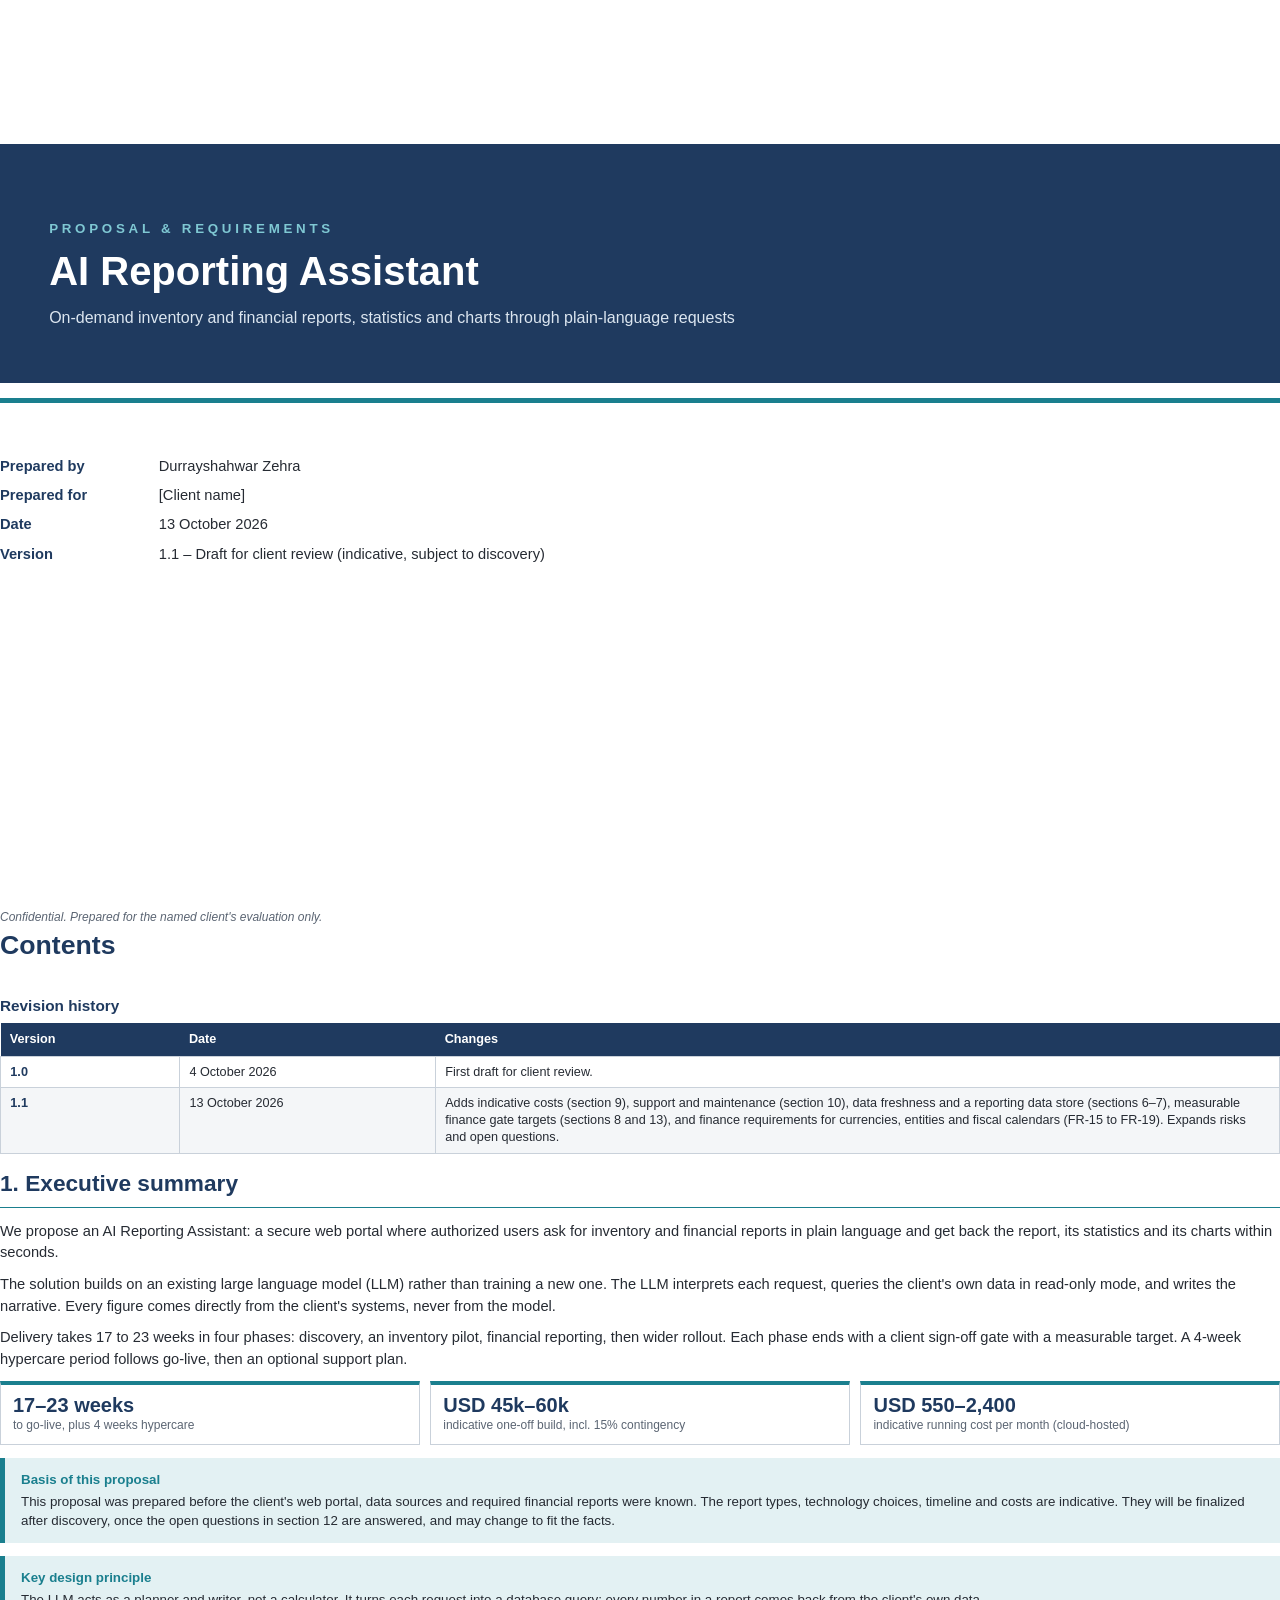
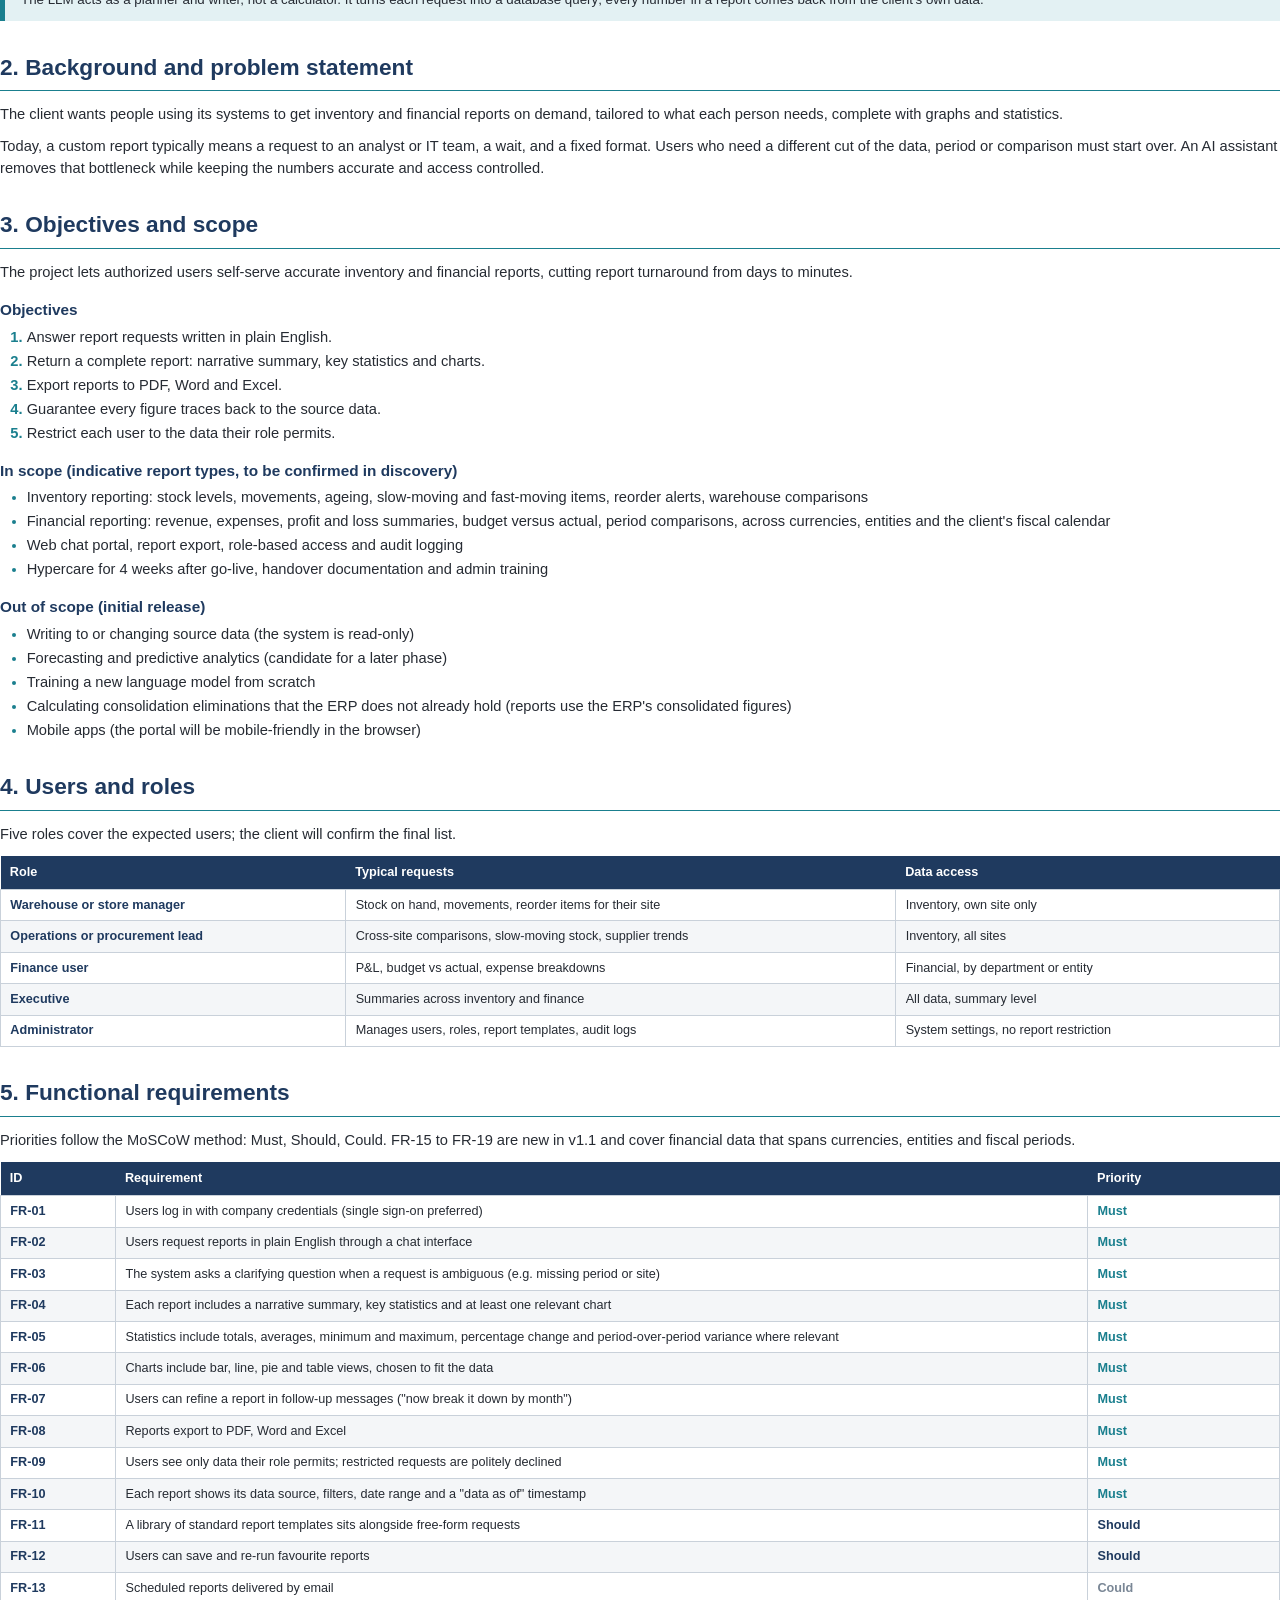
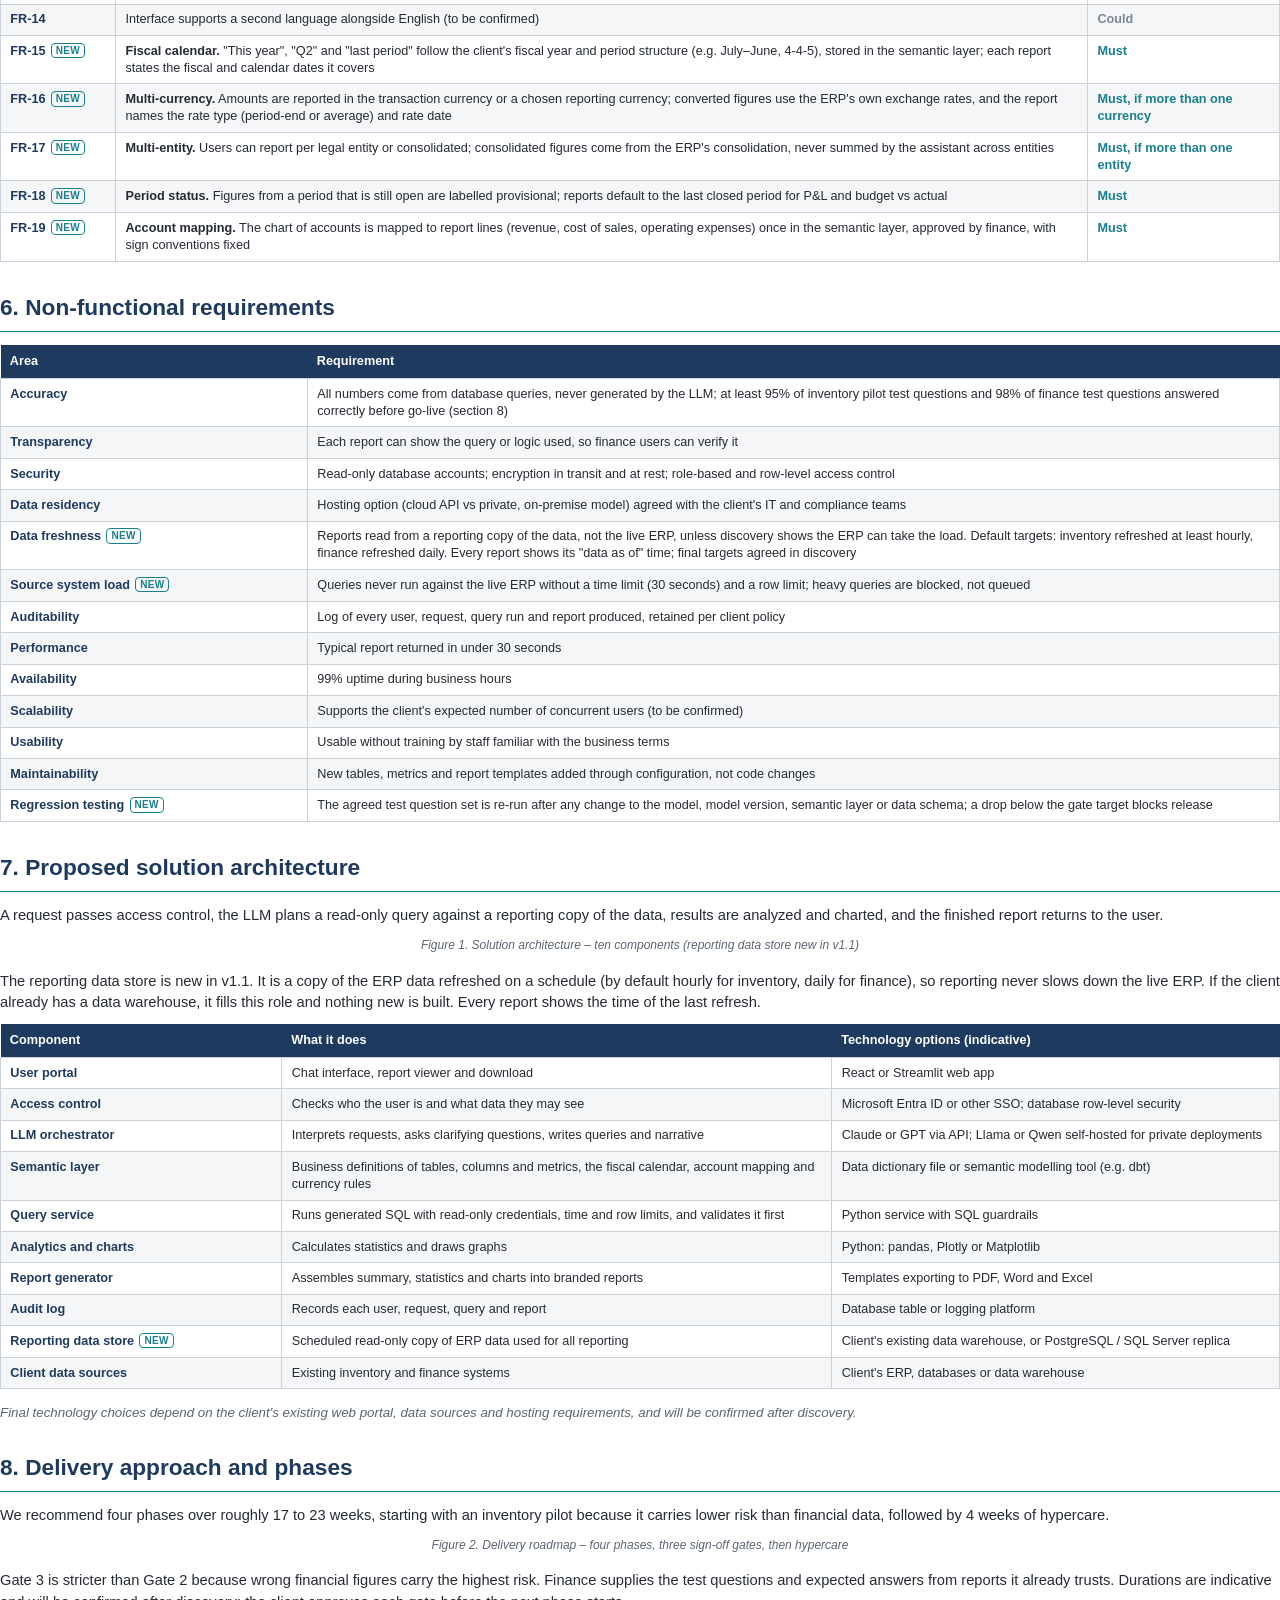
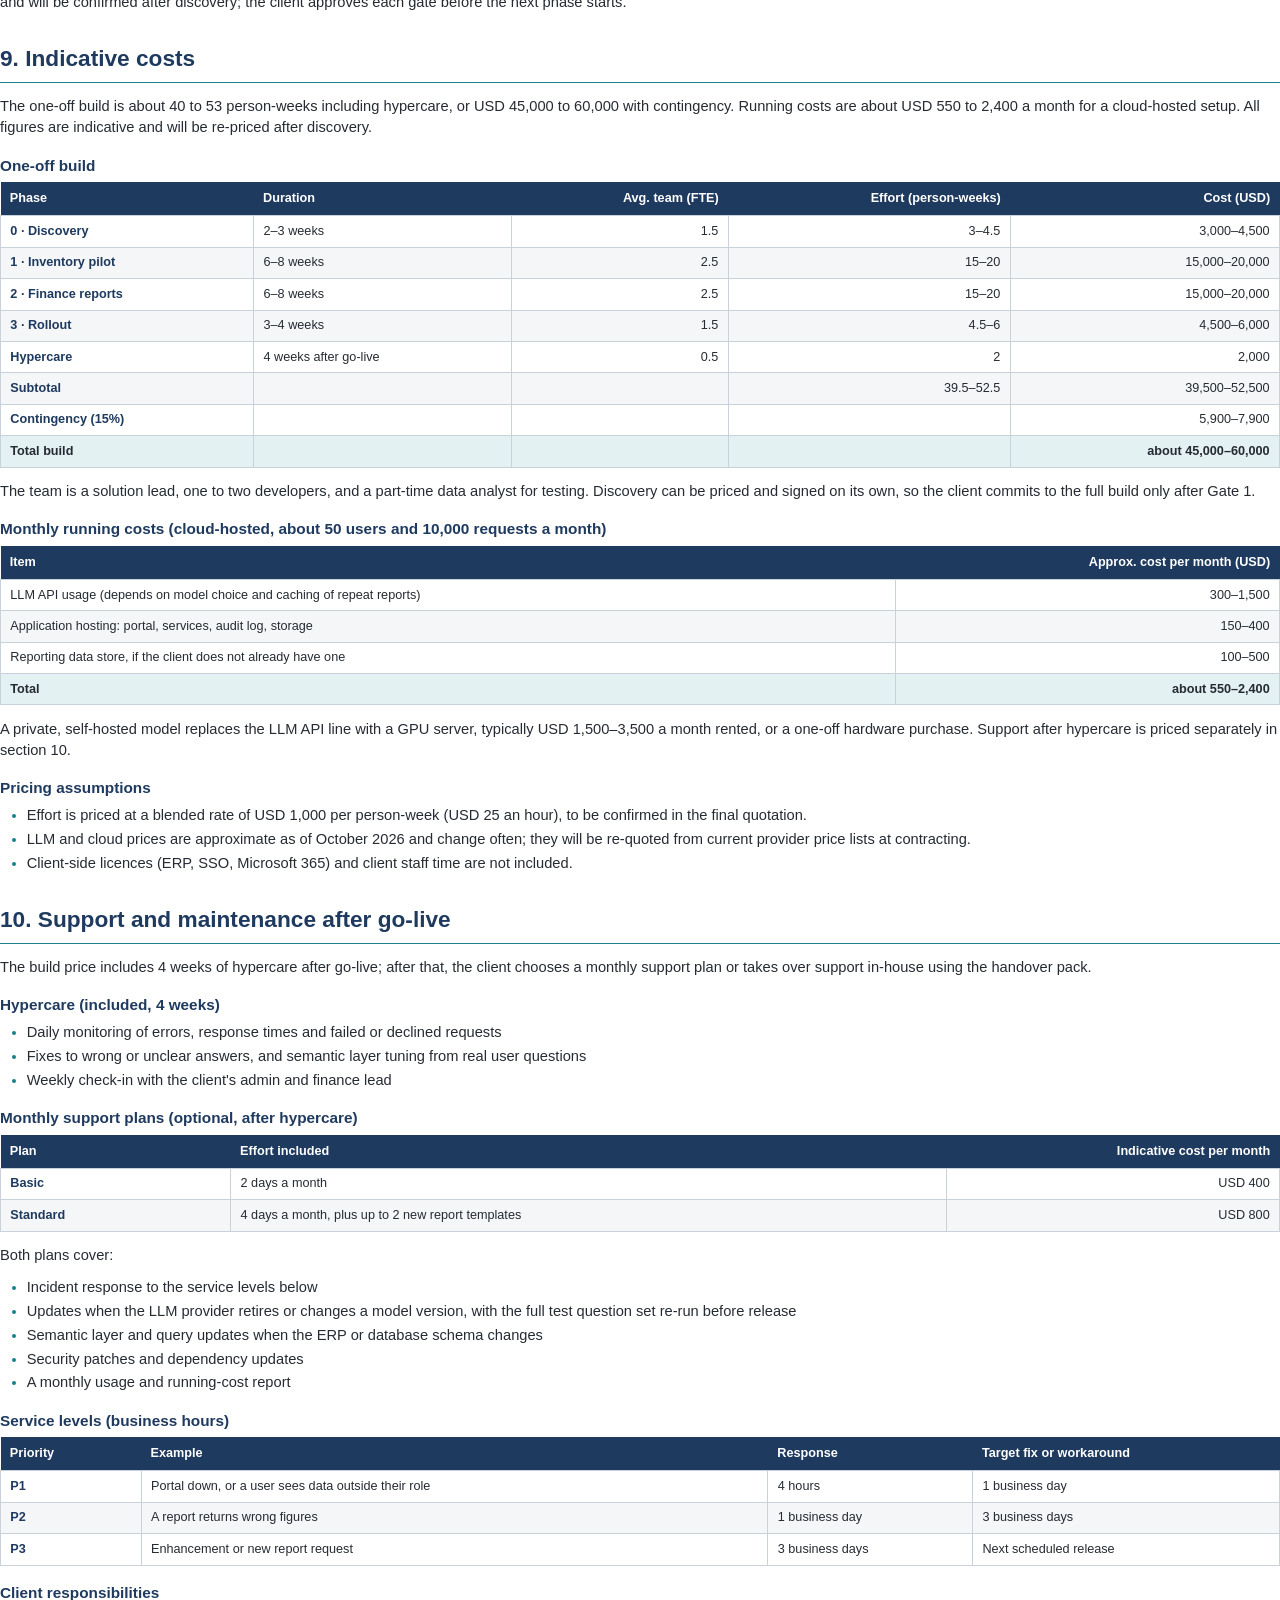
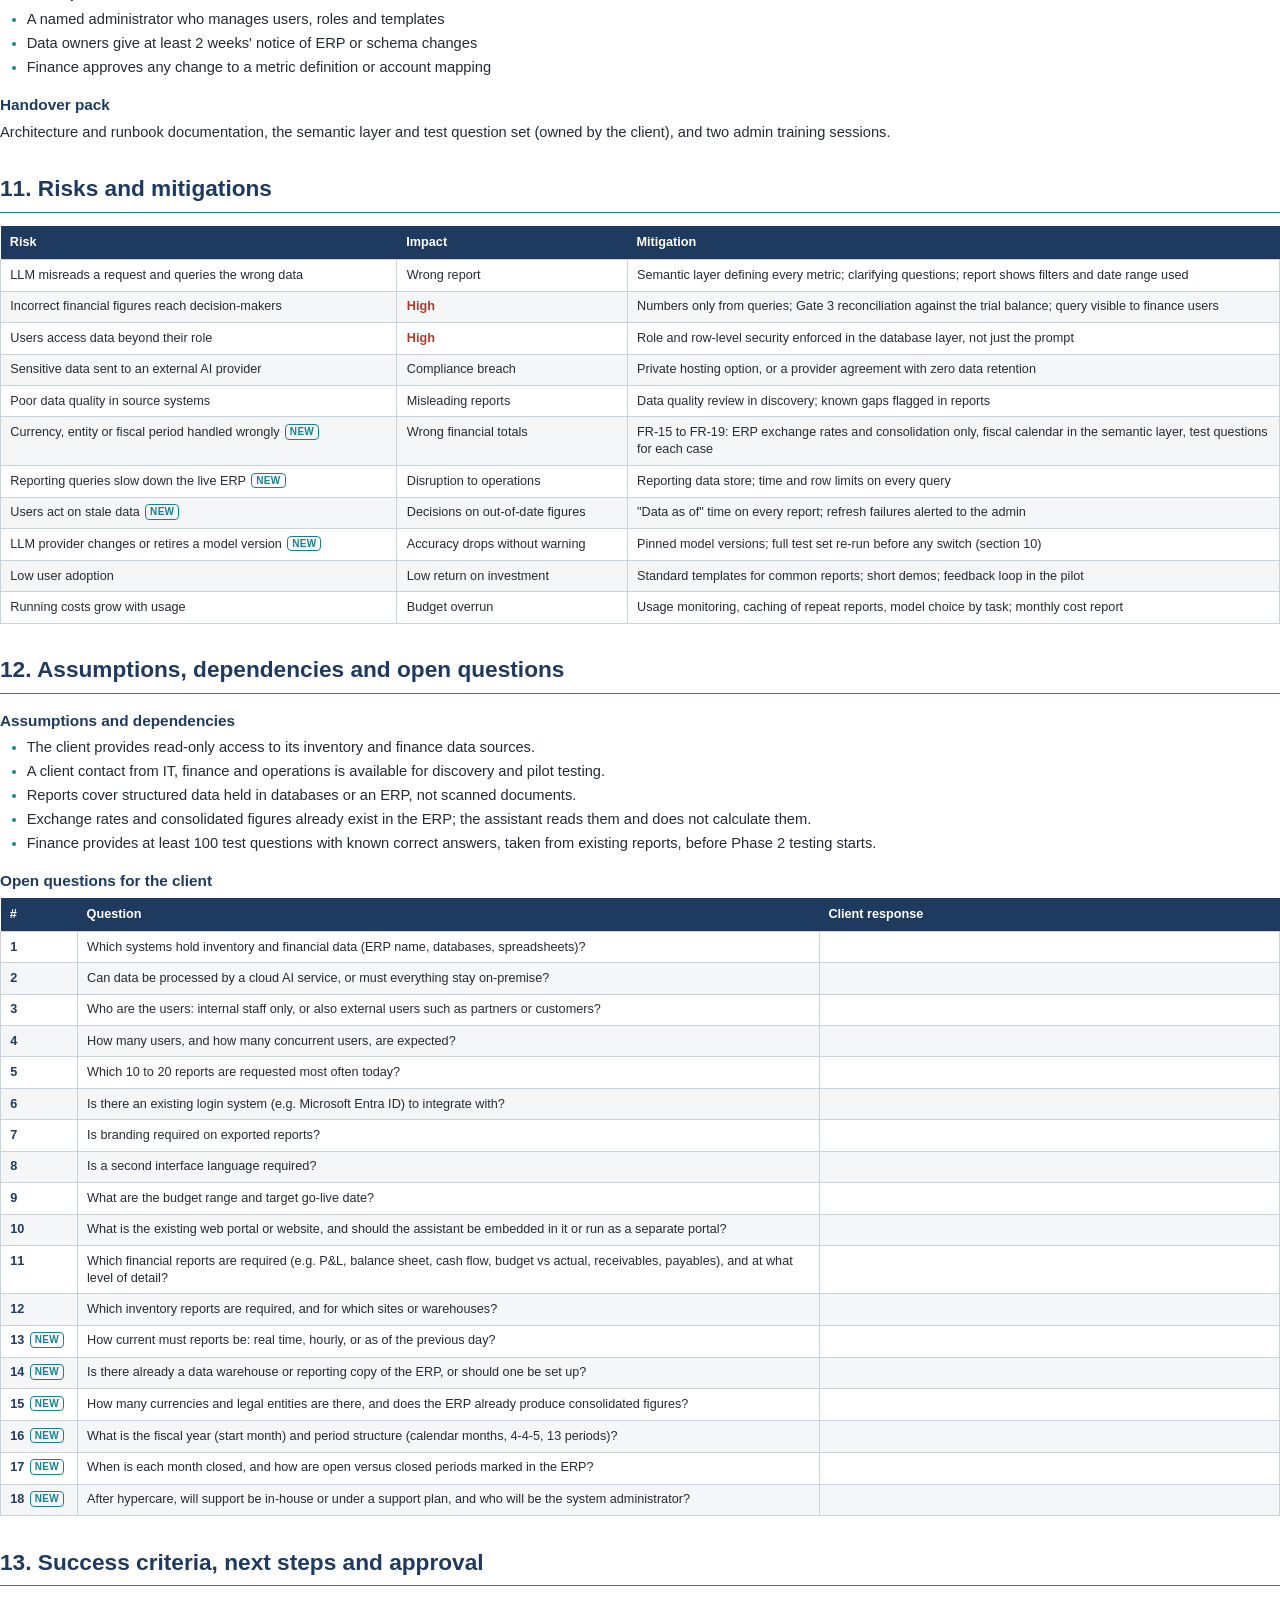
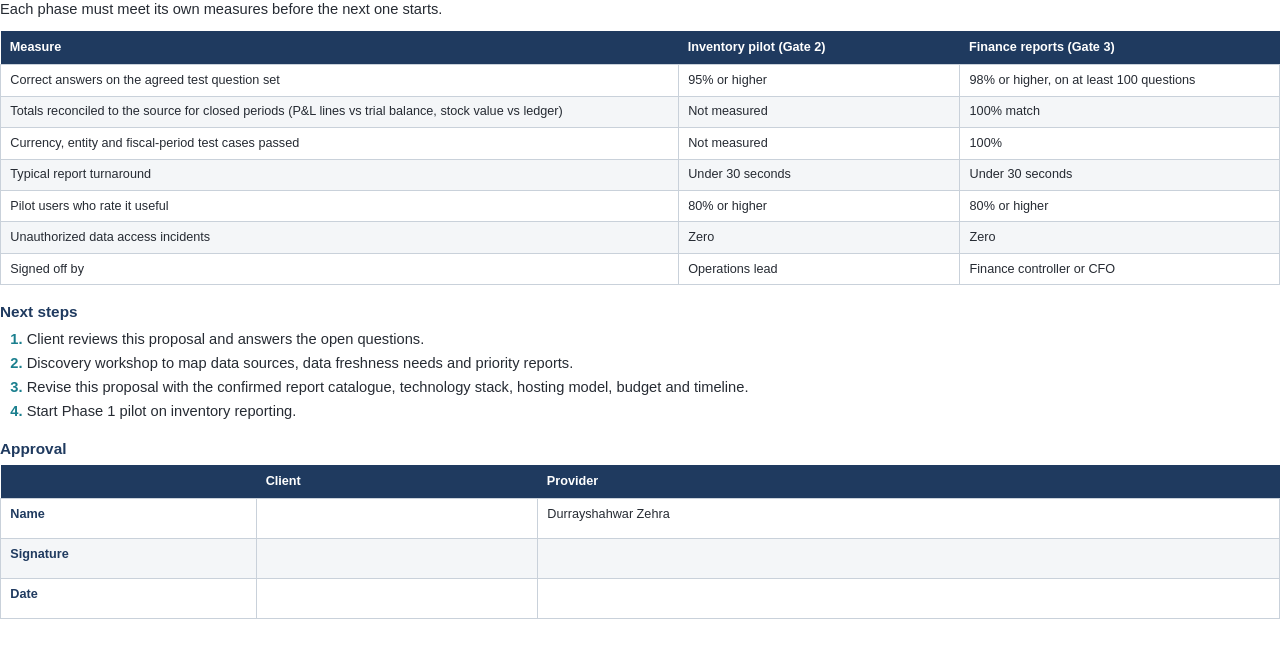
<file: proposal/source/proposal.html>
<!doctype html>
<html lang="en">
<head>
<meta charset="utf-8">
<title>AI Reporting Assistant – Proposal & Requirements v1.1</title>
<style>
  @page { size: A4; margin: 24mm 20mm 22mm 20mm; }
  :root { --navy:#1F3A5F; --teal:#1A7F8E; --tint:#E3F1F3; --zebra:#F4F6F8; --rule:#C9D1DA; --ink:#262B33; --quiet:#5B6573; --red:#B03A2E; }
  * { box-sizing: border-box; }
  html, body { margin:0; padding:0; background:#fff; }
  body { font-family: Carlito, Calibri, "Liberation Sans", sans-serif; font-size: 11pt; line-height: 1.45; color: var(--ink); }
  h2 { font-size: 17pt; color: var(--navy); margin: 0 0 10pt; padding-bottom: 5pt; border-bottom: 1.2pt solid var(--teal); break-after: avoid; }
  h3 { font-size: 11.5pt; color: var(--navy); margin: 12pt 0 4pt; break-after: avoid; }
  p { margin: 0 0 8pt; }
  section { margin-bottom: 22pt; }
  .pb { break-before: page; }
  ul, ol { margin: 0 0 8pt; padding-left: 20pt; }
  li { margin-bottom: 2pt; }
  ol, ul { break-inside: avoid; }
  ol li::marker { color: var(--teal); font-weight: 700; }
  ul li::marker { color: var(--teal); }
  table { width: 100%; border-collapse: collapse; margin: 4pt 0 10pt; font-size: 9.5pt; line-height: 1.35; }
  thead { display: table-header-group; }
  tr { break-inside: avoid; }
  th { background: var(--navy); color: #fff; text-align: left; font-weight: 700; padding: 6pt 7pt; }
  td { padding: 5pt 7pt; border: 0.6pt solid var(--rule); vertical-align: top; }
  tbody tr:nth-child(even) td { background: var(--zebra); }
  td.k { font-weight: 700; color: var(--navy); white-space: nowrap; }
  td.num, th.num { text-align: right; white-space: nowrap; }
  tr.total td { font-weight: 700; background: var(--tint) !important; }
  .must { color: var(--teal); font-weight: 700; }
  .should { color: var(--navy); font-weight: 700; }
  .could { color: #7A8796; font-weight: 700; }
  .high { color: var(--red); font-weight: 700; }
  .new { display:inline-block; font-size: 7.5pt; font-weight: 700; color: var(--teal); border: 0.7pt solid var(--teal); border-radius: 3pt; padding: 0 3pt; margin-left: 4pt; vertical-align: 1pt; letter-spacing: .03em; }
  .callout { background: var(--tint); border-left: 4pt solid var(--teal); padding: 9pt 12pt; margin: 10pt 0; font-size: 10pt; break-inside: avoid; }
  .callout b.t { display:block; color: var(--teal); margin-bottom: 2pt; }
  .note { font-style: italic; color: var(--quiet); font-size: 10pt; }
  figure { margin: 8pt 0 12pt; break-inside: avoid; }
  figure svg { width: 100%; height: auto; display: block; }
  figcaption { text-align: center; font-style: italic; color: var(--quiet); font-size: 9pt; margin-top: 4pt; }
  .kpis { display: grid; grid-template-columns: repeat(3, 1fr); gap: 8pt; margin: 8pt 0 10pt; }
  .kpi { border: 0.6pt solid var(--rule); border-top: 3pt solid var(--teal); padding: 7pt 9pt; }
  .kpi .v { font-size: 15pt; font-weight: 700; color: var(--navy); line-height: 1.15; }
  .kpi .l { font-size: 9pt; color: var(--quiet); }

  /* Cover */
  .cover { height: 245mm; padding-top: 38mm; position: relative; }
  .cover .band { background: var(--navy); color: #fff; padding: 20mm 13mm 14mm; }
  .cover .eyebrow { font-size: 10pt; letter-spacing: .28em; color: #7FC8D3; font-weight: 700; margin-bottom: 8pt; }
  .cover h1 { font-size: 30pt; margin: 0 0 10pt; line-height: 1.1; }
  .cover .sub { font-size: 12pt; color: #DCE6F0; margin: 0; }
  .cover .bar { height: 4pt; background: var(--teal); margin-top: 4mm; }
  .cover dl { display: grid; grid-template-columns: 42mm 1fr; row-gap: 6pt; margin: 14mm 0 0; font-size: 11pt; }
  .cover dt { font-weight: 700; color: var(--navy); }
  .cover dd { margin: 0; }
  .cover .conf { position: absolute; bottom: 0; left: 0; font-style: italic; font-size: 9pt; color: var(--quiet); }

  /* Contents */
  .toc { list-style: none; padding: 0; margin: 0 0 18pt; }
  .toc li { display: flex; align-items: baseline; margin: 0 0 7pt; }
  .toc .n { flex: 0 0 auto; }
  .toc .dots { flex: 1 1 auto; border-bottom: 1.2pt dotted var(--navy); margin: 0 4pt; transform: translateY(-3pt); }
  .toc .pg { font-weight: 700; color: var(--navy); }
  .h-contents { font-size: 20pt; color: var(--navy); margin: 0 0 12pt; border: 0; }
</style>
</head>
<body>

<!-- COVER -->
<div class="cover">
  <div class="band">
    <div class="eyebrow">PROPOSAL &amp; REQUIREMENTS</div>
    <h1>AI Reporting Assistant</h1>
    <p class="sub">On-demand inventory and financial reports, statistics and charts through plain-language requests</p>
  </div>
  <div class="bar"></div>
  <dl>
    <dt>Prepared by</dt><dd>Durrayshahwar Zehra</dd>
    <dt>Prepared for</dt><dd>[Client name]</dd>
    <dt>Date</dt><dd>13 October 2026</dd>
    <dt>Version</dt><dd>1.1 – Draft for client review (indicative, subject to discovery)</dd>
  </dl>
  <div class="conf">Confidential. Prepared for the named client's evaluation only.</div>
</div>

<!-- CONTENTS -->
<div class="pb">
  <h2 class="h-contents">Contents</h2>
  <ol class="toc">
    <!--TOC-->
  </ol>

  <h3>Revision history</h3>
  <table>
    <thead><tr><th style="width:14%">Version</th><th style="width:20%">Date</th><th>Changes</th></tr></thead>
    <tbody>
      <tr><td class="k">1.0</td><td>4 October 2026</td><td>First draft for client review.</td></tr>
      <tr><td class="k">1.1</td><td>13 October 2026</td><td>Adds indicative costs (section 9), support and maintenance (section 10), data freshness and a reporting data store (sections 6–7), measurable finance gate targets (sections 8 and 13), and finance requirements for currencies, entities and fiscal calendars (FR-15 to FR-19). Expands risks and open questions.</td></tr>
    </tbody>
  </table>
</div>

<!-- 1 -->
<section class="pb" id="s1" data-toc="1. Executive summary">
  <h2>1. Executive summary</h2>
  <p>We propose an AI Reporting Assistant: a secure web portal where authorized users ask for inventory and financial reports in plain language and get back the report, its statistics and its charts within seconds.</p>
  <p>The solution builds on an existing large language model (LLM) rather than training a new one. The LLM interprets each request, queries the client's own data in read-only mode, and writes the narrative. Every figure comes directly from the client's systems, never from the model.</p>
  <p>Delivery takes 17 to 23 weeks in four phases: discovery, an inventory pilot, financial reporting, then wider rollout. Each phase ends with a client sign-off gate with a measurable target. A 4-week hypercare period follows go-live, then an optional support plan.</p>
  <div class="kpis">
    <div class="kpi"><div class="v">17–23 weeks</div><div class="l">to go-live, plus 4 weeks hypercare</div></div>
    <div class="kpi"><div class="v">USD 45k–60k</div><div class="l">indicative one-off build, incl. 15% contingency</div></div>
    <div class="kpi"><div class="v">USD 550–2,400</div><div class="l">indicative running cost per month (cloud-hosted)</div></div>
  </div>
  <div class="callout"><b class="t">Basis of this proposal</b>This proposal was prepared before the client's web portal, data sources and required financial reports were known. The report types, technology choices, timeline and costs are indicative. They will be finalized after discovery, once the open questions in section 12 are answered, and may change to fit the facts.</div>
  <div class="callout"><b class="t">Key design principle</b>The LLM acts as a planner and writer, not a calculator. It turns each request into a database query; every number in a report comes back from the client's own data.</div>
</section>

<!-- 2 -->
<section id="s2" data-toc="2. Background and problem statement">
  <h2>2. Background and problem statement</h2>
  <p>The client wants people using its systems to get inventory and financial reports on demand, tailored to what each person needs, complete with graphs and statistics.</p>
  <p>Today, a custom report typically means a request to an analyst or IT team, a wait, and a fixed format. Users who need a different cut of the data, period or comparison must start over. An AI assistant removes that bottleneck while keeping the numbers accurate and access controlled.</p>
</section>

<!-- 3 -->
<section id="s3" data-toc="3. Objectives and scope">
  <h2>3. Objectives and scope</h2>
  <p>The project lets authorized users self-serve accurate inventory and financial reports, cutting report turnaround from days to minutes.</p>
  <h3>Objectives</h3>
  <ol>
    <li>Answer report requests written in plain English.</li>
    <li>Return a complete report: narrative summary, key statistics and charts.</li>
    <li>Export reports to PDF, Word and Excel.</li>
    <li>Guarantee every figure traces back to the source data.</li>
    <li>Restrict each user to the data their role permits.</li>
  </ol>
  <h3>In scope (indicative report types, to be confirmed in discovery)</h3>
  <ul>
    <li>Inventory reporting: stock levels, movements, ageing, slow-moving and fast-moving items, reorder alerts, warehouse comparisons</li>
    <li>Financial reporting: revenue, expenses, profit and loss summaries, budget versus actual, period comparisons, across currencies, entities and the client's fiscal calendar</li>
    <li>Web chat portal, report export, role-based access and audit logging</li>
    <li>Hypercare for 4 weeks after go-live, handover documentation and admin training</li>
  </ul>
  <h3>Out of scope (initial release)</h3>
  <ul>
    <li>Writing to or changing source data (the system is read-only)</li>
    <li>Forecasting and predictive analytics (candidate for a later phase)</li>
    <li>Training a new language model from scratch</li>
    <li>Calculating consolidation eliminations that the ERP does not already hold (reports use the ERP's consolidated figures)</li>
    <li>Mobile apps (the portal will be mobile-friendly in the browser)</li>
  </ul>
</section>

<!-- 4 -->
<section id="s4" data-toc="4. Users and roles">
  <h2>4. Users and roles</h2>
  <p>Five roles cover the expected users; the client will confirm the final list.</p>
  <table>
    <thead><tr><th style="width:27%">Role</th><th style="width:43%">Typical requests</th><th>Data access</th></tr></thead>
    <tbody>
      <tr><td class="k">Warehouse or store manager</td><td>Stock on hand, movements, reorder items for their site</td><td>Inventory, own site only</td></tr>
      <tr><td class="k">Operations or procurement lead</td><td>Cross-site comparisons, slow-moving stock, supplier trends</td><td>Inventory, all sites</td></tr>
      <tr><td class="k">Finance user</td><td>P&amp;L, budget vs actual, expense breakdowns</td><td>Financial, by department or entity</td></tr>
      <tr><td class="k">Executive</td><td>Summaries across inventory and finance</td><td>All data, summary level</td></tr>
      <tr><td class="k">Administrator</td><td>Manages users, roles, report templates, audit logs</td><td>System settings, no report restriction</td></tr>
    </tbody>
  </table>
</section>

<!-- 5 -->
<section class="pb" id="s5" data-toc="5. Functional requirements">
  <h2>5. Functional requirements</h2>
  <p>Priorities follow the MoSCoW method: Must, Should, Could. FR-15 to FR-19 are new in v1.1 and cover financial data that spans currencies, entities and fiscal periods.</p>
  <table>
    <thead><tr><th style="width:9%">ID</th><th>Requirement</th><th style="width:15%">Priority</th></tr></thead>
    <tbody>
      <tr><td class="k">FR-01</td><td>Users log in with company credentials (single sign-on preferred)</td><td class="must">Must</td></tr>
      <tr><td class="k">FR-02</td><td>Users request reports in plain English through a chat interface</td><td class="must">Must</td></tr>
      <tr><td class="k">FR-03</td><td>The system asks a clarifying question when a request is ambiguous (e.g. missing period or site)</td><td class="must">Must</td></tr>
      <tr><td class="k">FR-04</td><td>Each report includes a narrative summary, key statistics and at least one relevant chart</td><td class="must">Must</td></tr>
      <tr><td class="k">FR-05</td><td>Statistics include totals, averages, minimum and maximum, percentage change and period-over-period variance where relevant</td><td class="must">Must</td></tr>
      <tr><td class="k">FR-06</td><td>Charts include bar, line, pie and table views, chosen to fit the data</td><td class="must">Must</td></tr>
      <tr><td class="k">FR-07</td><td>Users can refine a report in follow-up messages ("now break it down by month")</td><td class="must">Must</td></tr>
      <tr><td class="k">FR-08</td><td>Reports export to PDF, Word and Excel</td><td class="must">Must</td></tr>
      <tr><td class="k">FR-09</td><td>Users see only data their role permits; restricted requests are politely declined</td><td class="must">Must</td></tr>
      <tr><td class="k">FR-10</td><td>Each report shows its data source, filters, date range and a "data as of" timestamp</td><td class="must">Must</td></tr>
      <tr><td class="k">FR-11</td><td>A library of standard report templates sits alongside free-form requests</td><td class="should">Should</td></tr>
      <tr><td class="k">FR-12</td><td>Users can save and re-run favourite reports</td><td class="should">Should</td></tr>
      <tr><td class="k">FR-13</td><td>Scheduled reports delivered by email</td><td class="could">Could</td></tr>
      <tr><td class="k">FR-14</td><td>Interface supports a second language alongside English (to be confirmed)</td><td class="could">Could</td></tr>
      <tr><td class="k">FR-15<span class="new">NEW</span></td><td><b>Fiscal calendar.</b> "This year", "Q2" and "last period" follow the client's fiscal year and period structure (e.g. July–June, 4-4-5), stored in the semantic layer; each report states the fiscal and calendar dates it covers</td><td class="must">Must</td></tr>
      <tr><td class="k">FR-16<span class="new">NEW</span></td><td><b>Multi-currency.</b> Amounts are reported in the transaction currency or a chosen reporting currency; converted figures use the ERP's own exchange rates, and the report names the rate type (period-end or average) and rate date</td><td class="must">Must, if more than one currency</td></tr>
      <tr><td class="k">FR-17<span class="new">NEW</span></td><td><b>Multi-entity.</b> Users can report per legal entity or consolidated; consolidated figures come from the ERP's consolidation, never summed by the assistant across entities</td><td class="must">Must, if more than one entity</td></tr>
      <tr><td class="k">FR-18<span class="new">NEW</span></td><td><b>Period status.</b> Figures from a period that is still open are labelled provisional; reports default to the last closed period for P&amp;L and budget vs actual</td><td class="must">Must</td></tr>
      <tr><td class="k">FR-19<span class="new">NEW</span></td><td><b>Account mapping.</b> The chart of accounts is mapped to report lines (revenue, cost of sales, operating expenses) once in the semantic layer, approved by finance, with sign conventions fixed</td><td class="must">Must</td></tr>
    </tbody>
  </table>
</section>

<!-- 6 -->
<section class="pb" id="s6" data-toc="6. Non-functional requirements">
  <h2>6. Non-functional requirements</h2>
  <table>
    <thead><tr><th style="width:24%">Area</th><th>Requirement</th></tr></thead>
    <tbody>
      <tr><td class="k">Accuracy</td><td>All numbers come from database queries, never generated by the LLM; at least 95% of inventory pilot test questions and 98% of finance test questions answered correctly before go-live (section 8)</td></tr>
      <tr><td class="k">Transparency</td><td>Each report can show the query or logic used, so finance users can verify it</td></tr>
      <tr><td class="k">Security</td><td>Read-only database accounts; encryption in transit and at rest; role-based and row-level access control</td></tr>
      <tr><td class="k">Data residency</td><td>Hosting option (cloud API vs private, on-premise model) agreed with the client's IT and compliance teams</td></tr>
      <tr><td class="k">Data freshness<span class="new">NEW</span></td><td>Reports read from a reporting copy of the data, not the live ERP, unless discovery shows the ERP can take the load. Default targets: inventory refreshed at least hourly, finance refreshed daily. Every report shows its "data as of" time; final targets agreed in discovery</td></tr>
      <tr><td class="k">Source system load<span class="new">NEW</span></td><td>Queries never run against the live ERP without a time limit (30 seconds) and a row limit; heavy queries are blocked, not queued</td></tr>
      <tr><td class="k">Auditability</td><td>Log of every user, request, query run and report produced, retained per client policy</td></tr>
      <tr><td class="k">Performance</td><td>Typical report returned in under 30 seconds</td></tr>
      <tr><td class="k">Availability</td><td>99% uptime during business hours</td></tr>
      <tr><td class="k">Scalability</td><td>Supports the client's expected number of concurrent users (to be confirmed)</td></tr>
      <tr><td class="k">Usability</td><td>Usable without training by staff familiar with the business terms</td></tr>
      <tr><td class="k">Maintainability</td><td>New tables, metrics and report templates added through configuration, not code changes</td></tr>
      <tr><td class="k">Regression testing<span class="new">NEW</span></td><td>The agreed test question set is re-run after any change to the model, model version, semantic layer or data schema; a drop below the gate target blocks release</td></tr>
    </tbody>
  </table>
</section>

<!-- 7 -->
<section class="pb" id="s7" data-toc="7. Proposed solution architecture">
  <h2>7. Proposed solution architecture</h2>
  <p>A request passes access control, the LLM plans a read-only query against a reporting copy of the data, results are analyzed and charted, and the finished report returns to the user.</p>
  <figure>
    <!--ARCH-->
    <figcaption>Figure 1. Solution architecture – ten components (reporting data store new in v1.1)</figcaption>
  </figure>
  <p>The reporting data store is new in v1.1. It is a copy of the ERP data refreshed on a schedule (by default hourly for inventory, daily for finance), so reporting never slows down the live ERP. If the client already has a data warehouse, it fills this role and nothing new is built. Every report shows the time of the last refresh.</p>
  <table>
    <thead><tr><th style="width:22%">Component</th><th style="width:43%">What it does</th><th>Technology options (indicative)</th></tr></thead>
    <tbody>
      <tr><td class="k">User portal</td><td>Chat interface, report viewer and download</td><td>React or Streamlit web app</td></tr>
      <tr><td class="k">Access control</td><td>Checks who the user is and what data they may see</td><td>Microsoft Entra ID or other SSO; database row-level security</td></tr>
      <tr><td class="k">LLM orchestrator</td><td>Interprets requests, asks clarifying questions, writes queries and narrative</td><td>Claude or GPT via API; Llama or Qwen self-hosted for private deployments</td></tr>
      <tr><td class="k">Semantic layer</td><td>Business definitions of tables, columns and metrics, the fiscal calendar, account mapping and currency rules</td><td>Data dictionary file or semantic modelling tool (e.g. dbt)</td></tr>
      <tr><td class="k">Query service</td><td>Runs generated SQL with read-only credentials, time and row limits, and validates it first</td><td>Python service with SQL guardrails</td></tr>
      <tr><td class="k">Analytics and charts</td><td>Calculates statistics and draws graphs</td><td>Python: pandas, Plotly or Matplotlib</td></tr>
      <tr><td class="k">Report generator</td><td>Assembles summary, statistics and charts into branded reports</td><td>Templates exporting to PDF, Word and Excel</td></tr>
      <tr><td class="k">Audit log</td><td>Records each user, request, query and report</td><td>Database table or logging platform</td></tr>
      <tr><td class="k">Reporting data store<span class="new">NEW</span></td><td>Scheduled read-only copy of ERP data used for all reporting</td><td>Client's existing data warehouse, or PostgreSQL / SQL Server replica</td></tr>
      <tr><td class="k">Client data sources</td><td>Existing inventory and finance systems</td><td>Client's ERP, databases or data warehouse</td></tr>
    </tbody>
  </table>
  <p class="note">Final technology choices depend on the client's existing web portal, data sources and hosting requirements, and will be confirmed after discovery.</p>
</section>

<!-- 8 -->
<section class="pb" id="s8" data-toc="8. Delivery approach and phases">
  <h2>8. Delivery approach and phases</h2>
  <p>We recommend four phases over roughly 17 to 23 weeks, starting with an inventory pilot because it carries lower risk than financial data, followed by 4 weeks of hypercare.</p>
  <figure>
    <!--ROAD-->
    <figcaption>Figure 2. Delivery roadmap – four phases, three sign-off gates, then hypercare</figcaption>
  </figure>
  <p>Gate 3 is stricter than Gate 2 because wrong financial figures carry the highest risk. Finance supplies the test questions and expected answers from reports it already trusts. Durations are indicative and will be confirmed after discovery; the client approves each gate before the next phase starts.</p>
</section>

<!-- 9 -->
<section class="pb" id="s9" data-toc="9. Indicative costs">
  <h2>9. Indicative costs</h2>
  <p>The one-off build is about 40 to 53 person-weeks including hypercare, or USD 45,000 to 60,000 with contingency. Running costs are about USD 550 to 2,400 a month for a cloud-hosted setup. All figures are indicative and will be re-priced after discovery.</p>
  <h3>One-off build</h3>
  <table>
    <thead><tr><th>Phase</th><th>Duration</th><th class="num">Avg. team (FTE)</th><th class="num">Effort (person-weeks)</th><th class="num">Cost (USD)</th></tr></thead>
    <tbody>
      <tr><td class="k">0 · Discovery</td><td>2–3 weeks</td><td class="num">1.5</td><td class="num">3–4.5</td><td class="num">3,000–4,500</td></tr>
      <tr><td class="k">1 · Inventory pilot</td><td>6–8 weeks</td><td class="num">2.5</td><td class="num">15–20</td><td class="num">15,000–20,000</td></tr>
      <tr><td class="k">2 · Finance reports</td><td>6–8 weeks</td><td class="num">2.5</td><td class="num">15–20</td><td class="num">15,000–20,000</td></tr>
      <tr><td class="k">3 · Rollout</td><td>3–4 weeks</td><td class="num">1.5</td><td class="num">4.5–6</td><td class="num">4,500–6,000</td></tr>
      <tr><td class="k">Hypercare</td><td>4 weeks after go-live</td><td class="num">0.5</td><td class="num">2</td><td class="num">2,000</td></tr>
      <tr><td class="k">Subtotal</td><td></td><td></td><td class="num">39.5–52.5</td><td class="num">39,500–52,500</td></tr>
      <tr><td class="k">Contingency (15%)</td><td></td><td></td><td></td><td class="num">5,900–7,900</td></tr>
      <tr class="total"><td>Total build</td><td></td><td></td><td></td><td class="num">about 45,000–60,000</td></tr>
    </tbody>
  </table>
  <p>The team is a solution lead, one to two developers, and a part-time data analyst for testing. Discovery can be priced and signed on its own, so the client commits to the full build only after Gate 1.</p>
  <h3>Monthly running costs (cloud-hosted, about 50 users and 10,000 requests a month)</h3>
  <table>
    <thead><tr><th>Item</th><th class="num" style="width:30%">Approx. cost per month (USD)</th></tr></thead>
    <tbody>
      <tr><td>LLM API usage (depends on model choice and caching of repeat reports)</td><td class="num">300–1,500</td></tr>
      <tr><td>Application hosting: portal, services, audit log, storage</td><td class="num">150–400</td></tr>
      <tr><td>Reporting data store, if the client does not already have one</td><td class="num">100–500</td></tr>
      <tr class="total"><td>Total</td><td class="num">about 550–2,400</td></tr>
    </tbody>
  </table>
  <p>A private, self-hosted model replaces the LLM API line with a GPU server, typically USD 1,500–3,500 a month rented, or a one-off hardware purchase. Support after hypercare is priced separately in section 10.</p>
  <h3>Pricing assumptions</h3>
  <ul>
    <li>Effort is priced at a blended rate of USD 1,000 per person-week (USD 25 an hour), to be confirmed in the final quotation.</li>
    <li>LLM and cloud prices are approximate as of October 2026 and change often; they will be re-quoted from current provider price lists at contracting.</li>
    <li>Client-side licences (ERP, SSO, Microsoft 365) and client staff time are not included.</li>
  </ul>
</section>

<!-- 10 -->
<section class="pb" id="s10" data-toc="10. Support and maintenance after go-live">
  <h2>10. Support and maintenance after go-live</h2>
  <p>The build price includes 4 weeks of hypercare after go-live; after that, the client chooses a monthly support plan or takes over support in-house using the handover pack.</p>
  <h3>Hypercare (included, 4 weeks)</h3>
  <ul>
    <li>Daily monitoring of errors, response times and failed or declined requests</li>
    <li>Fixes to wrong or unclear answers, and semantic layer tuning from real user questions</li>
    <li>Weekly check-in with the client's admin and finance lead</li>
  </ul>
  <h3>Monthly support plans (optional, after hypercare)</h3>
  <table>
    <thead><tr><th style="width:18%">Plan</th><th>Effort included</th><th class="num" style="width:26%">Indicative cost per month</th></tr></thead>
    <tbody>
      <tr><td class="k">Basic</td><td>2 days a month</td><td class="num">USD 400</td></tr>
      <tr><td class="k">Standard</td><td>4 days a month, plus up to 2 new report templates</td><td class="num">USD 800</td></tr>
    </tbody>
  </table>
  <p>Both plans cover:</p>
  <ul>
    <li>Incident response to the service levels below</li>
    <li>Updates when the LLM provider retires or changes a model version, with the full test question set re-run before release</li>
    <li>Semantic layer and query updates when the ERP or database schema changes</li>
    <li>Security patches and dependency updates</li>
    <li>A monthly usage and running-cost report</li>
  </ul>
  <h3>Service levels (business hours)</h3>
  <table>
    <thead><tr><th style="width:11%">Priority</th><th>Example</th><th style="width:16%">Response</th><th style="width:24%">Target fix or workaround</th></tr></thead>
    <tbody>
      <tr><td class="k">P1</td><td>Portal down, or a user sees data outside their role</td><td>4 hours</td><td>1 business day</td></tr>
      <tr><td class="k">P2</td><td>A report returns wrong figures</td><td>1 business day</td><td>3 business days</td></tr>
      <tr><td class="k">P3</td><td>Enhancement or new report request</td><td>3 business days</td><td>Next scheduled release</td></tr>
    </tbody>
  </table>
  <h3>Client responsibilities</h3>
  <ul>
    <li>A named administrator who manages users, roles and templates</li>
    <li>Data owners give at least 2 weeks' notice of ERP or schema changes</li>
    <li>Finance approves any change to a metric definition or account mapping</li>
  </ul>
  <h3>Handover pack</h3>
  <p>Architecture and runbook documentation, the semantic layer and test question set (owned by the client), and two admin training sessions.</p>
</section>

<!-- 11 -->
<section class="pb" id="s11" data-toc="11. Risks and mitigations">
  <h2>11. Risks and mitigations</h2>
  <table>
    <thead><tr><th style="width:31%">Risk</th><th style="width:18%">Impact</th><th>Mitigation</th></tr></thead>
    <tbody>
      <tr><td>LLM misreads a request and queries the wrong data</td><td>Wrong report</td><td>Semantic layer defining every metric; clarifying questions; report shows filters and date range used</td></tr>
      <tr><td>Incorrect financial figures reach decision-makers</td><td class="high">High</td><td>Numbers only from queries; Gate 3 reconciliation against the trial balance; query visible to finance users</td></tr>
      <tr><td>Users access data beyond their role</td><td class="high">High</td><td>Role and row-level security enforced in the database layer, not just the prompt</td></tr>
      <tr><td>Sensitive data sent to an external AI provider</td><td>Compliance breach</td><td>Private hosting option, or a provider agreement with zero data retention</td></tr>
      <tr><td>Poor data quality in source systems</td><td>Misleading reports</td><td>Data quality review in discovery; known gaps flagged in reports</td></tr>
      <tr><td>Currency, entity or fiscal period handled wrongly<span class="new">NEW</span></td><td>Wrong financial totals</td><td>FR-15 to FR-19: ERP exchange rates and consolidation only, fiscal calendar in the semantic layer, test questions for each case</td></tr>
      <tr><td>Reporting queries slow down the live ERP<span class="new">NEW</span></td><td>Disruption to operations</td><td>Reporting data store; time and row limits on every query</td></tr>
      <tr><td>Users act on stale data<span class="new">NEW</span></td><td>Decisions on out-of-date figures</td><td>"Data as of" time on every report; refresh failures alerted to the admin</td></tr>
      <tr><td>LLM provider changes or retires a model version<span class="new">NEW</span></td><td>Accuracy drops without warning</td><td>Pinned model versions; full test set re-run before any switch (section 10)</td></tr>
      <tr><td>Low user adoption</td><td>Low return on investment</td><td>Standard templates for common reports; short demos; feedback loop in the pilot</td></tr>
      <tr><td>Running costs grow with usage</td><td>Budget overrun</td><td>Usage monitoring, caching of repeat reports, model choice by task; monthly cost report</td></tr>
    </tbody>
  </table>
</section>

<!-- 12 -->
<section class="pb" id="s12" data-toc="12. Assumptions, dependencies and open questions">
  <h2>12. Assumptions, dependencies and open questions</h2>
  <h3>Assumptions and dependencies</h3>
  <ul>
    <li>The client provides read-only access to its inventory and finance data sources.</li>
    <li>A client contact from IT, finance and operations is available for discovery and pilot testing.</li>
    <li>Reports cover structured data held in databases or an ERP, not scanned documents.</li>
    <li>Exchange rates and consolidated figures already exist in the ERP; the assistant reads them and does not calculate them.</li>
    <li>Finance provides at least 100 test questions with known correct answers, taken from existing reports, before Phase 2 testing starts.</li>
  </ul>
  <h3>Open questions for the client</h3>
  <table>
    <thead><tr><th style="width:6%">#</th><th style="width:58%">Question</th><th>Client response</th></tr></thead>
    <tbody>
      <tr><td class="k">1</td><td>Which systems hold inventory and financial data (ERP name, databases, spreadsheets)?</td><td></td></tr>
      <tr><td class="k">2</td><td>Can data be processed by a cloud AI service, or must everything stay on-premise?</td><td></td></tr>
      <tr><td class="k">3</td><td>Who are the users: internal staff only, or also external users such as partners or customers?</td><td></td></tr>
      <tr><td class="k">4</td><td>How many users, and how many concurrent users, are expected?</td><td></td></tr>
      <tr><td class="k">5</td><td>Which 10 to 20 reports are requested most often today?</td><td></td></tr>
      <tr><td class="k">6</td><td>Is there an existing login system (e.g. Microsoft Entra ID) to integrate with?</td><td></td></tr>
      <tr><td class="k">7</td><td>Is branding required on exported reports?</td><td></td></tr>
      <tr><td class="k">8</td><td>Is a second interface language required?</td><td></td></tr>
      <tr><td class="k">9</td><td>What are the budget range and target go-live date?</td><td></td></tr>
      <tr><td class="k">10</td><td>What is the existing web portal or website, and should the assistant be embedded in it or run as a separate portal?</td><td></td></tr>
      <tr><td class="k">11</td><td>Which financial reports are required (e.g. P&amp;L, balance sheet, cash flow, budget vs actual, receivables, payables), and at what level of detail?</td><td></td></tr>
      <tr><td class="k">12</td><td>Which inventory reports are required, and for which sites or warehouses?</td><td></td></tr>
      <tr><td class="k">13<span class="new">NEW</span></td><td>How current must reports be: real time, hourly, or as of the previous day?</td><td></td></tr>
      <tr><td class="k">14<span class="new">NEW</span></td><td>Is there already a data warehouse or reporting copy of the ERP, or should one be set up?</td><td></td></tr>
      <tr><td class="k">15<span class="new">NEW</span></td><td>How many currencies and legal entities are there, and does the ERP already produce consolidated figures?</td><td></td></tr>
      <tr><td class="k">16<span class="new">NEW</span></td><td>What is the fiscal year (start month) and period structure (calendar months, 4-4-5, 13 periods)?</td><td></td></tr>
      <tr><td class="k">17<span class="new">NEW</span></td><td>When is each month closed, and how are open versus closed periods marked in the ERP?</td><td></td></tr>
      <tr><td class="k">18<span class="new">NEW</span></td><td>After hypercare, will support be in-house or under a support plan, and who will be the system administrator?</td><td></td></tr>
    </tbody>
  </table>
</section>

<!-- 13 -->
<section class="pb" id="s13" data-toc="13. Success criteria, next steps and approval">
  <h2>13. Success criteria, next steps and approval</h2>
  <p>Each phase must meet its own measures before the next one starts.</p>
  <table>
    <thead><tr><th>Measure</th><th style="width:22%">Inventory pilot (Gate 2)</th><th style="width:25%">Finance reports (Gate 3)</th></tr></thead>
    <tbody>
      <tr><td>Correct answers on the agreed test question set</td><td>95% or higher</td><td>98% or higher, on at least 100 questions</td></tr>
      <tr><td>Totals reconciled to the source for closed periods (P&amp;L lines vs trial balance, stock value vs ledger)</td><td>Not measured</td><td>100% match</td></tr>
      <tr><td>Currency, entity and fiscal-period test cases passed</td><td>Not measured</td><td>100%</td></tr>
      <tr><td>Typical report turnaround</td><td>Under 30 seconds</td><td>Under 30 seconds</td></tr>
      <tr><td>Pilot users who rate it useful</td><td>80% or higher</td><td>80% or higher</td></tr>
      <tr><td>Unauthorized data access incidents</td><td>Zero</td><td>Zero</td></tr>
      <tr><td>Signed off by</td><td>Operations lead</td><td>Finance controller or CFO</td></tr>
    </tbody>
  </table>
  <h3>Next steps</h3>
  <ol>
    <li>Client reviews this proposal and answers the open questions.</li>
    <li>Discovery workshop to map data sources, data freshness needs and priority reports.</li>
    <li>Revise this proposal with the confirmed report catalogue, technology stack, hosting model, budget and timeline.</li>
    <li>Start Phase 1 pilot on inventory reporting.</li>
  </ol>
  <h3>Approval</h3>
  <table>
    <thead><tr><th style="width:20%"></th><th>Client</th><th>Provider</th></tr></thead>
    <tbody>
      <tr><td class="k" style="height:30pt">Name</td><td></td><td>Durrayshahwar Zehra</td></tr>
      <tr><td class="k" style="height:30pt">Signature</td><td></td><td></td></tr>
      <tr><td class="k" style="height:30pt">Date</td><td></td><td></td></tr>
    </tbody>
  </table>
</section>

</body>
</html>
</file>
